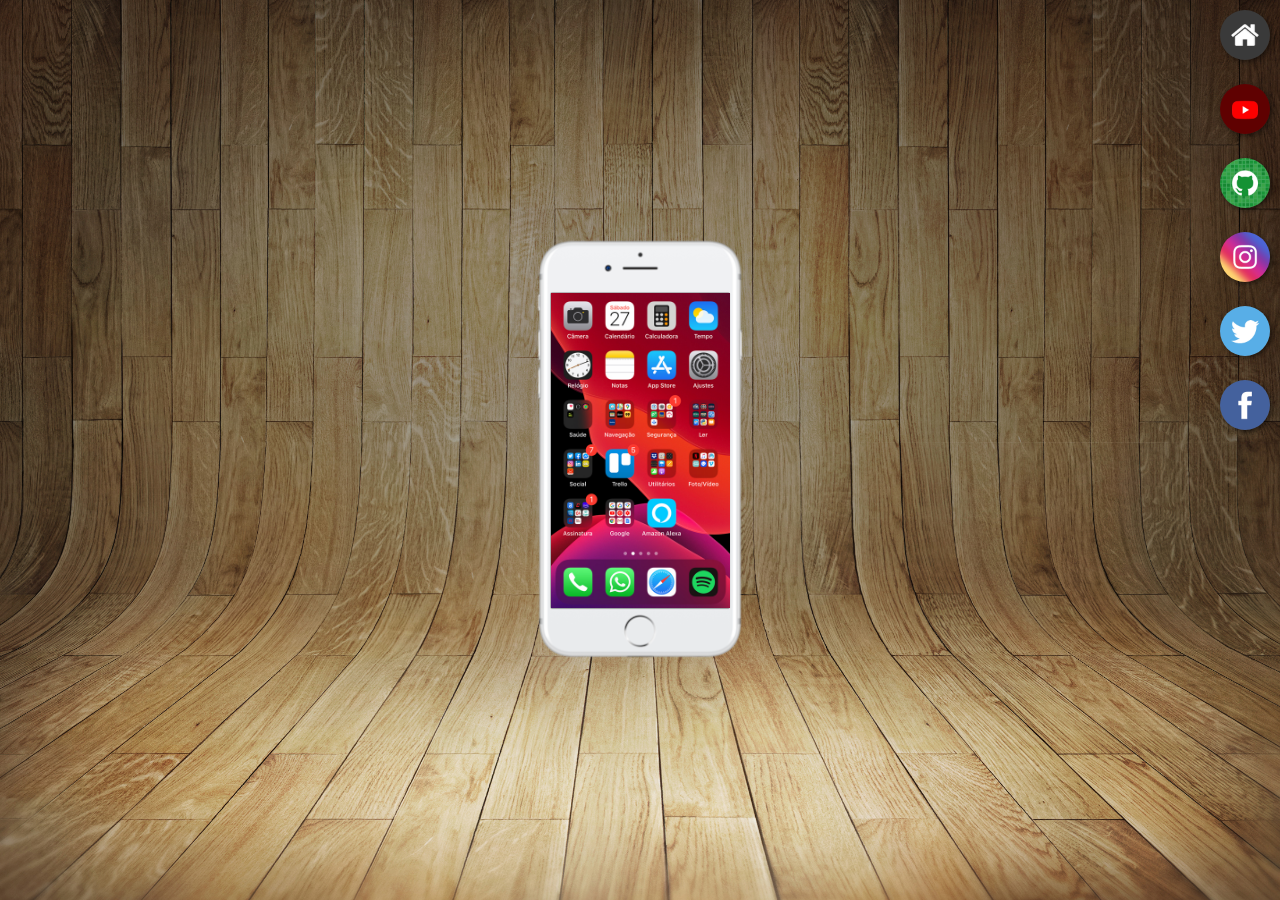
<file: index.html>
<!DOCTYPE html>
<html lang="pt-br">
<head>
    <meta charset="UTF-8">
    <meta http-equiv="X-UA-Compatible" content="IE=edge">
    <meta name="viewport" content="width=device-width, initial-scale=1.0">
    <title>Projeto Redes Sociais</title>
    <link rel="shortcut icon" href="favicon.ico" type="image/x-icon">
    <link rel="stylesheet" href="estilos/style.css">
</head>
<body>
    <main>
        <section id="telefone">
            <iframe src="Home.html" name="tela" id="tela" frameborder="0"></iframe>
        </section>
        <section id="redes-sociais">
            <a href="Home.html" target="tela"><img src="imagens/logo-home.jpg" alt="Home"></a><br>
            <a href="youtube.html" target="tela"><img src="imagens/logo-youtube.jpg" alt="you tube"></a><br>
            <a href="github.html" target="tela"><img src="imagens/logo-github.jpg" alt="github"></a><br>
            <a href="instagram.html" target="tela"><img src="imagens/logo-instagram.jpg" alt="instagram"></a><br>
            <a href="twiter.html" target="tela"><img src="imagens/logo-twitter.jpg" alt="twiter"></a><br>
            <a href="facebook.html" target="tela"><img src="imagens/logo-facebook.jpg" alt="Facebook"></a><br>
        </section>
    </main>
</body>
</html>
</file>
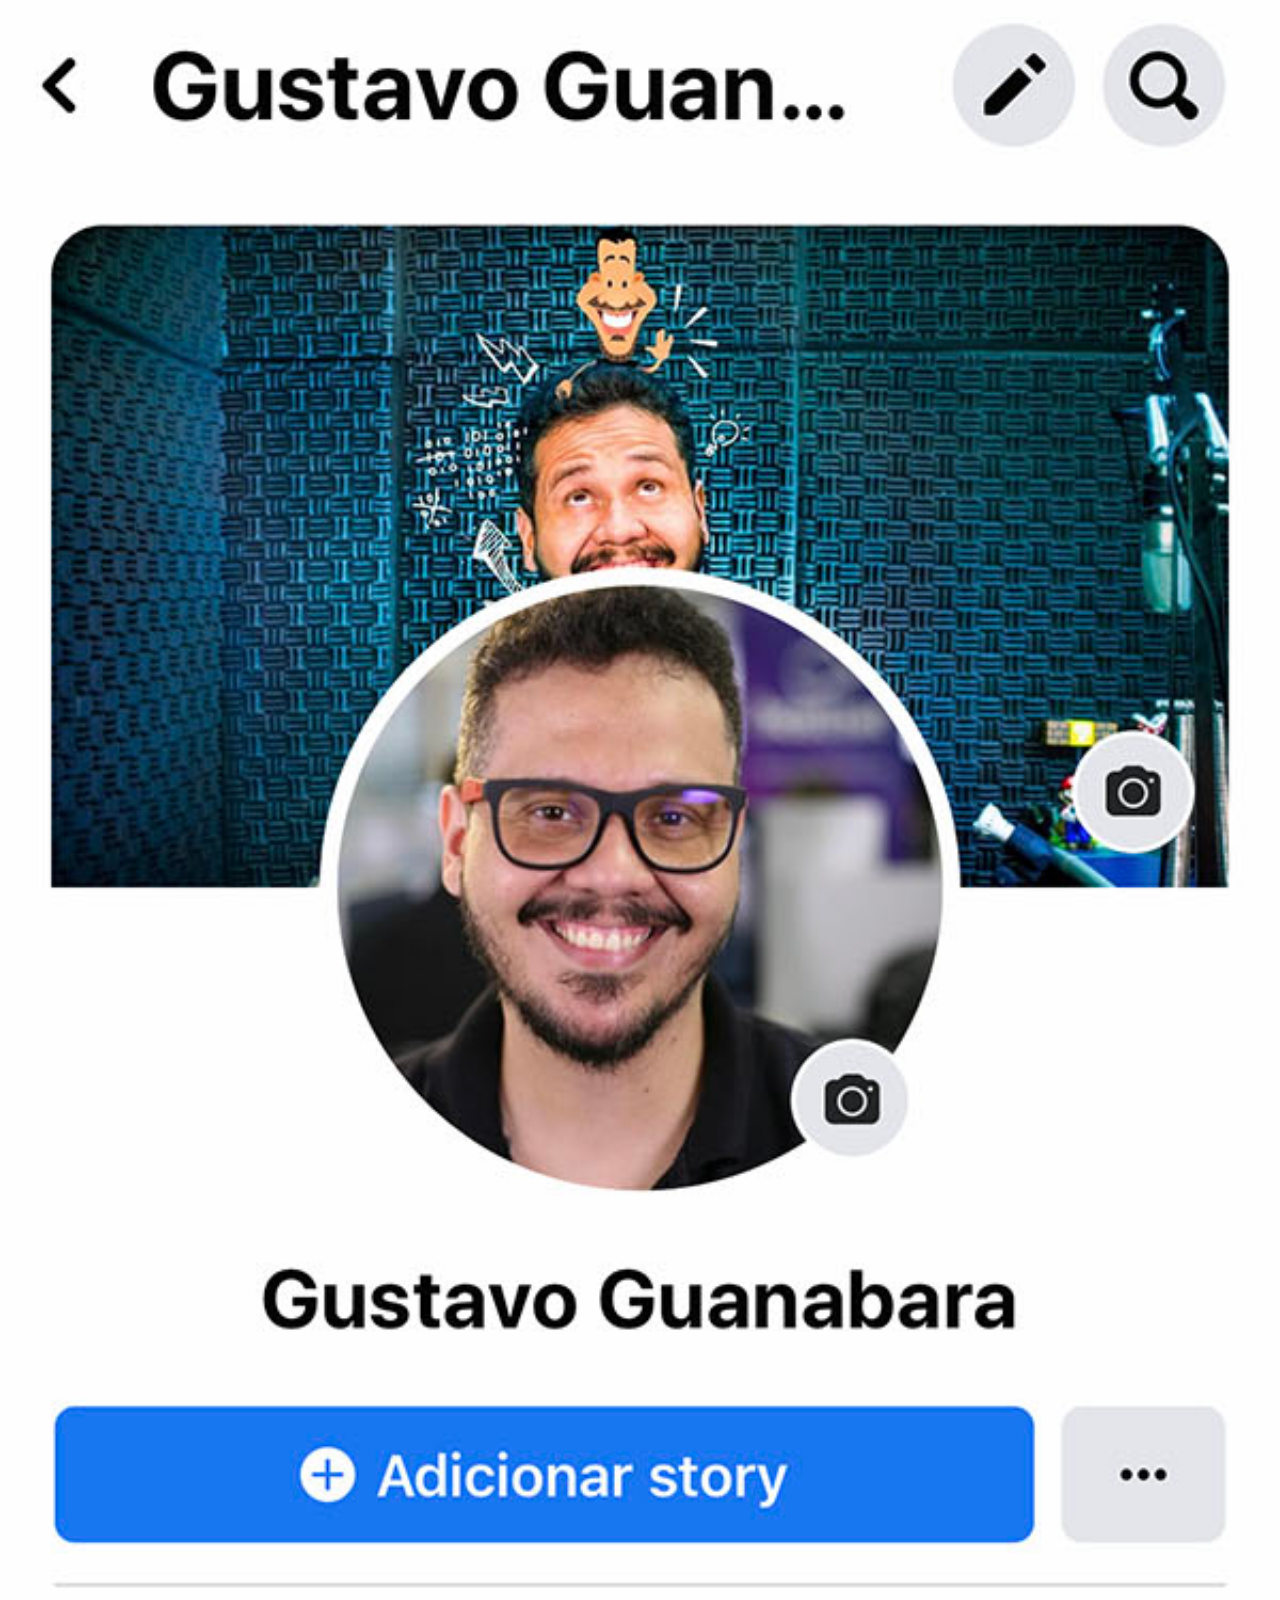
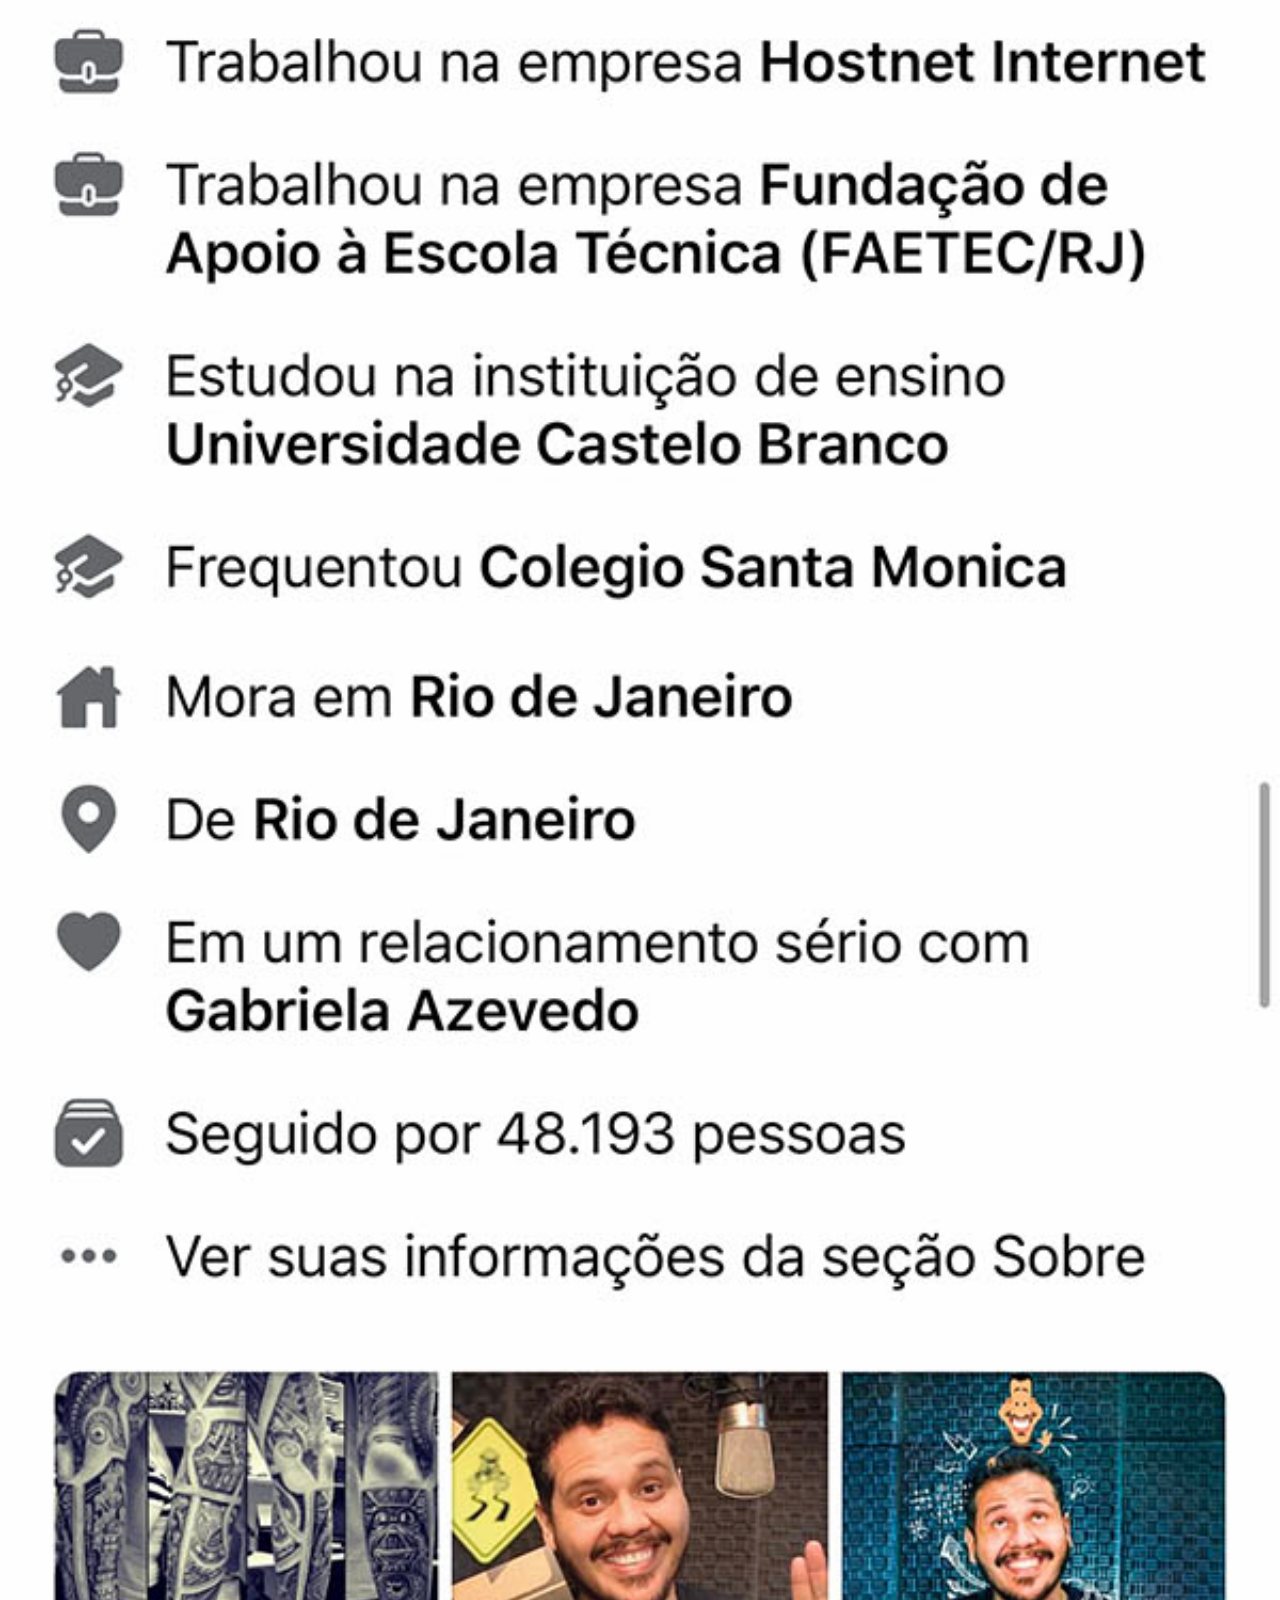
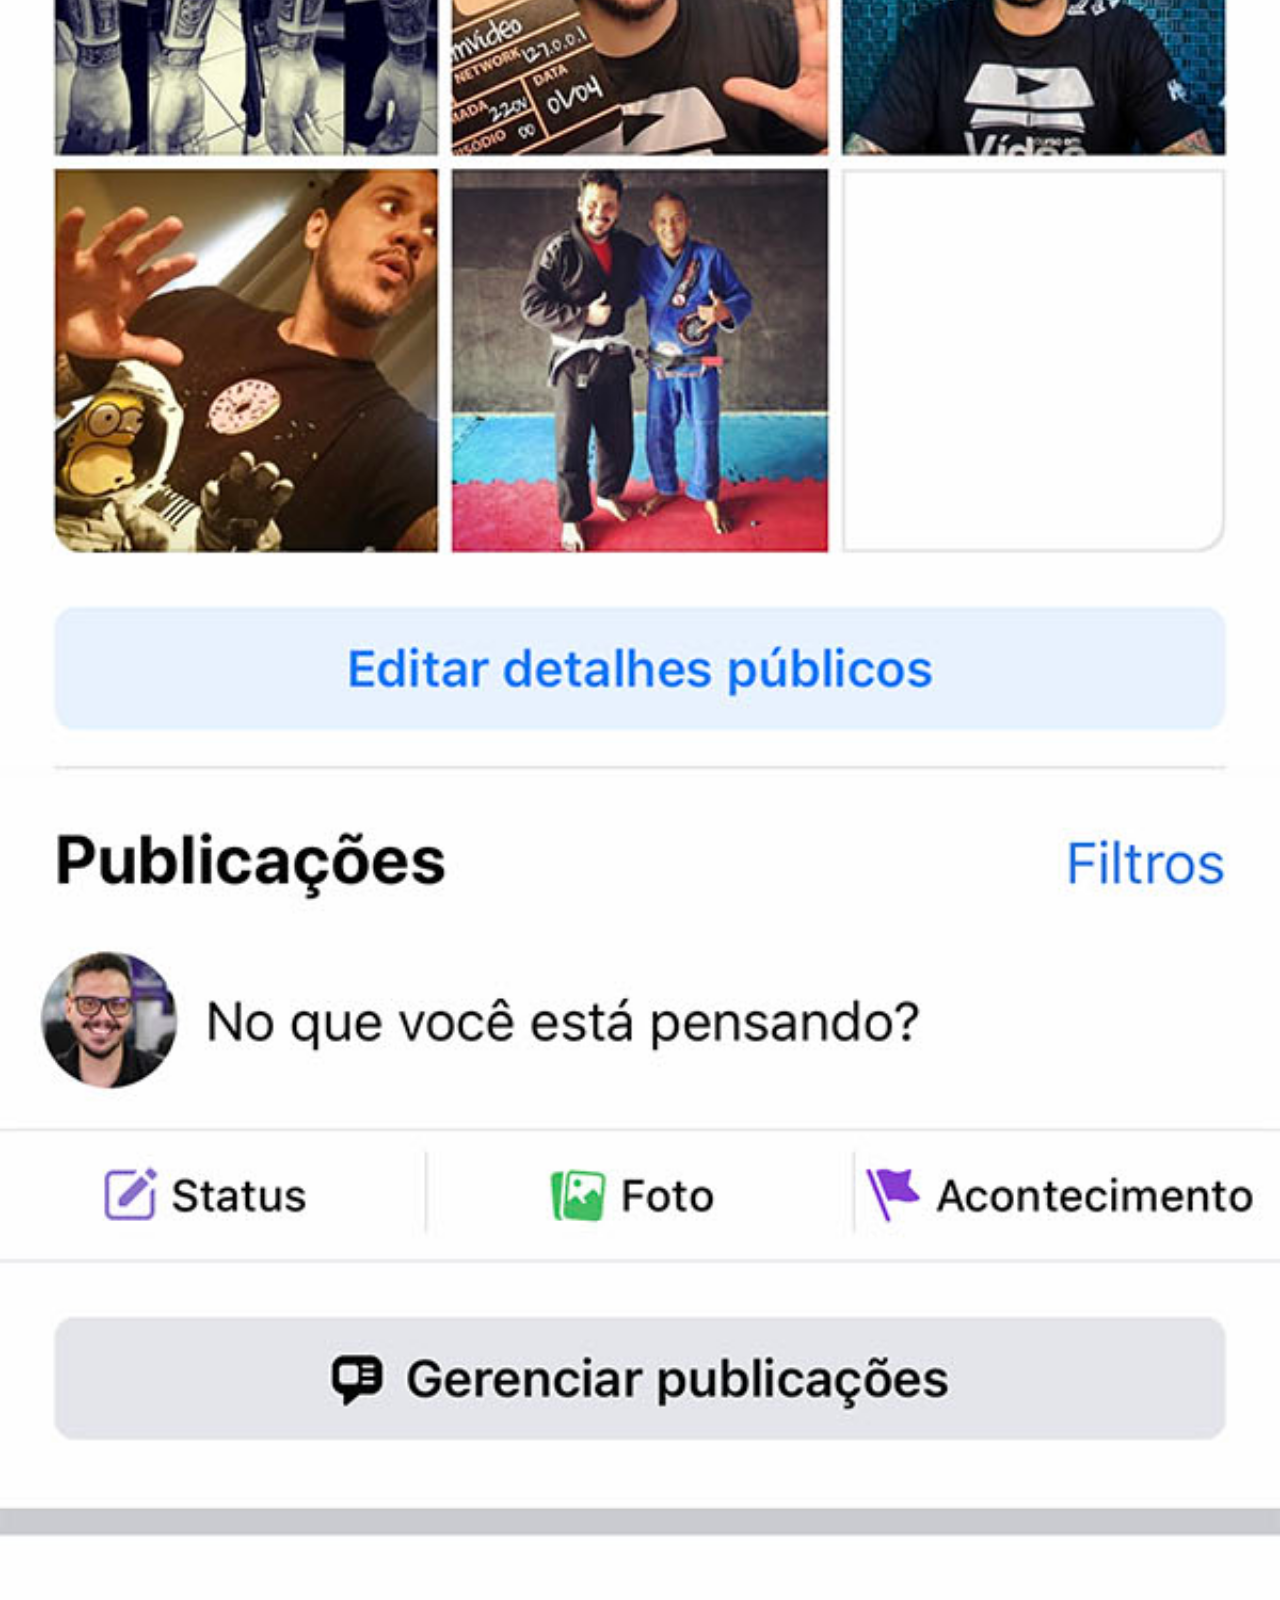
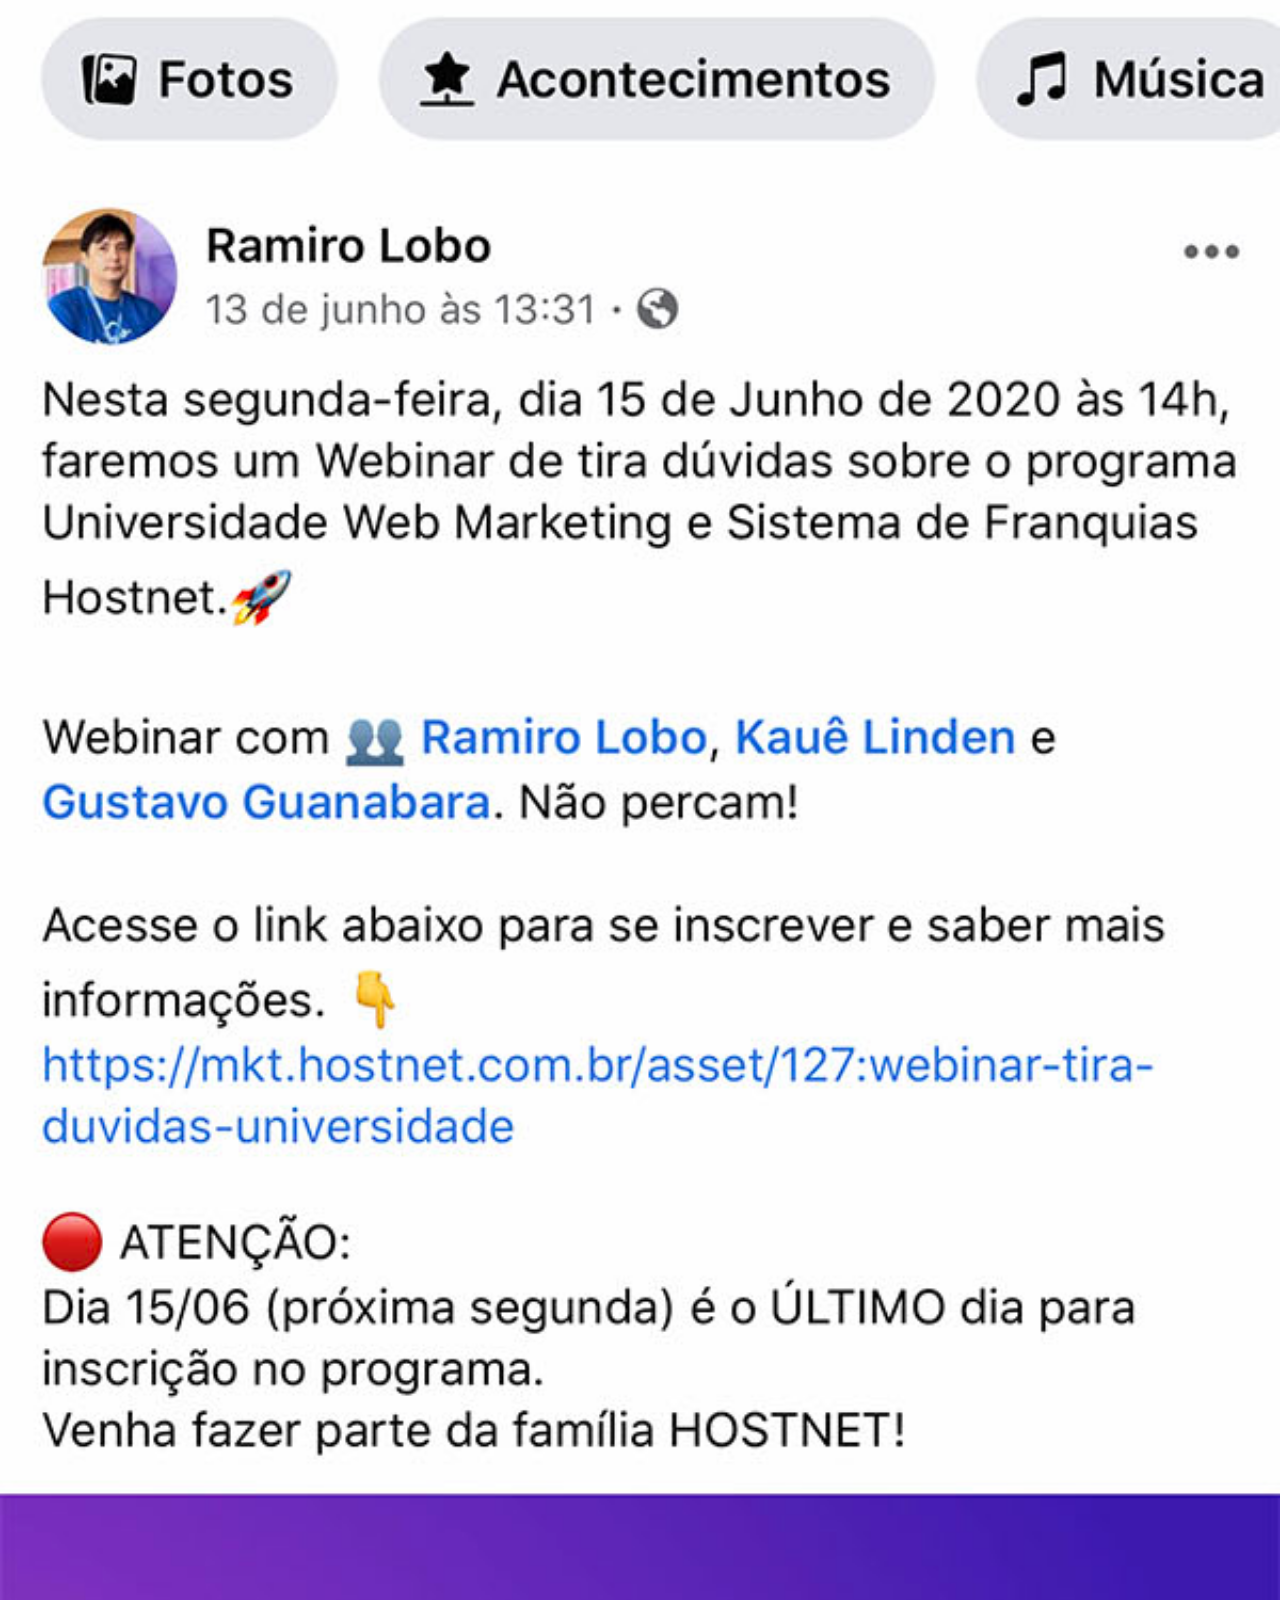
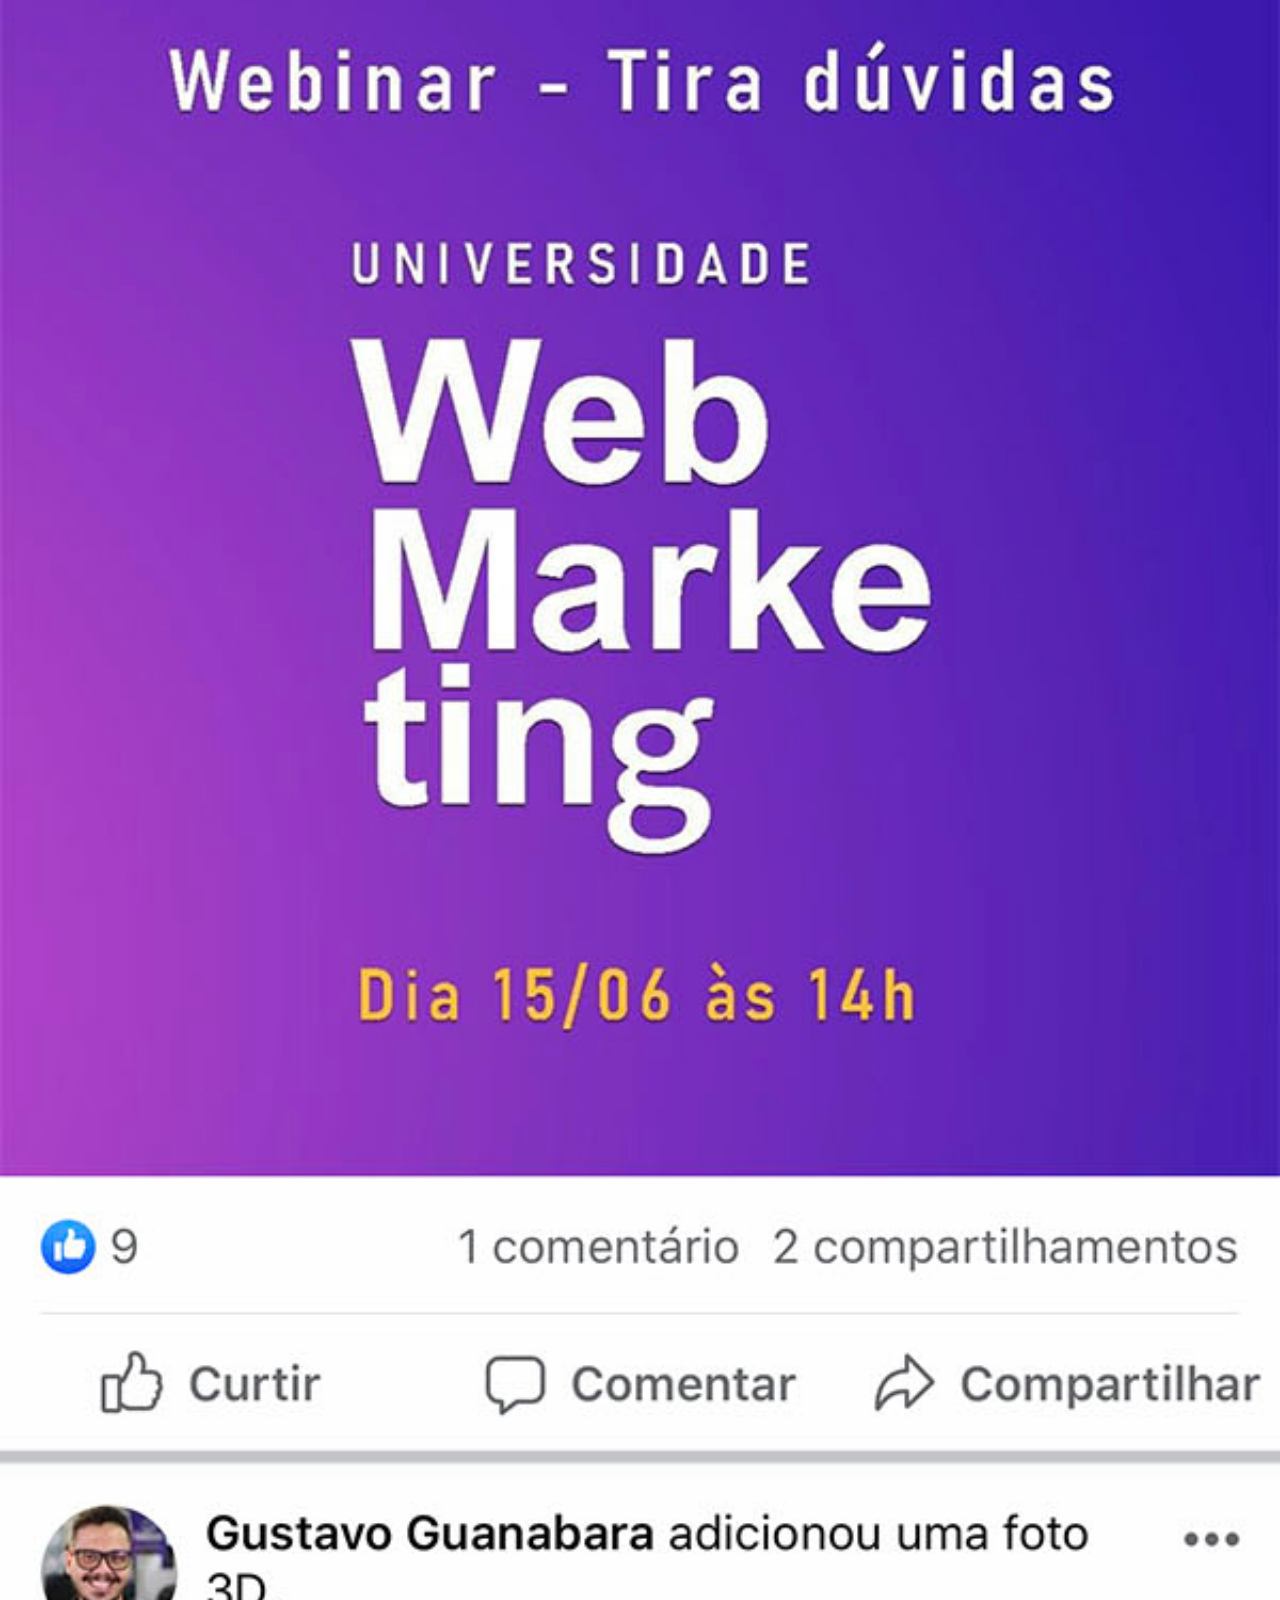
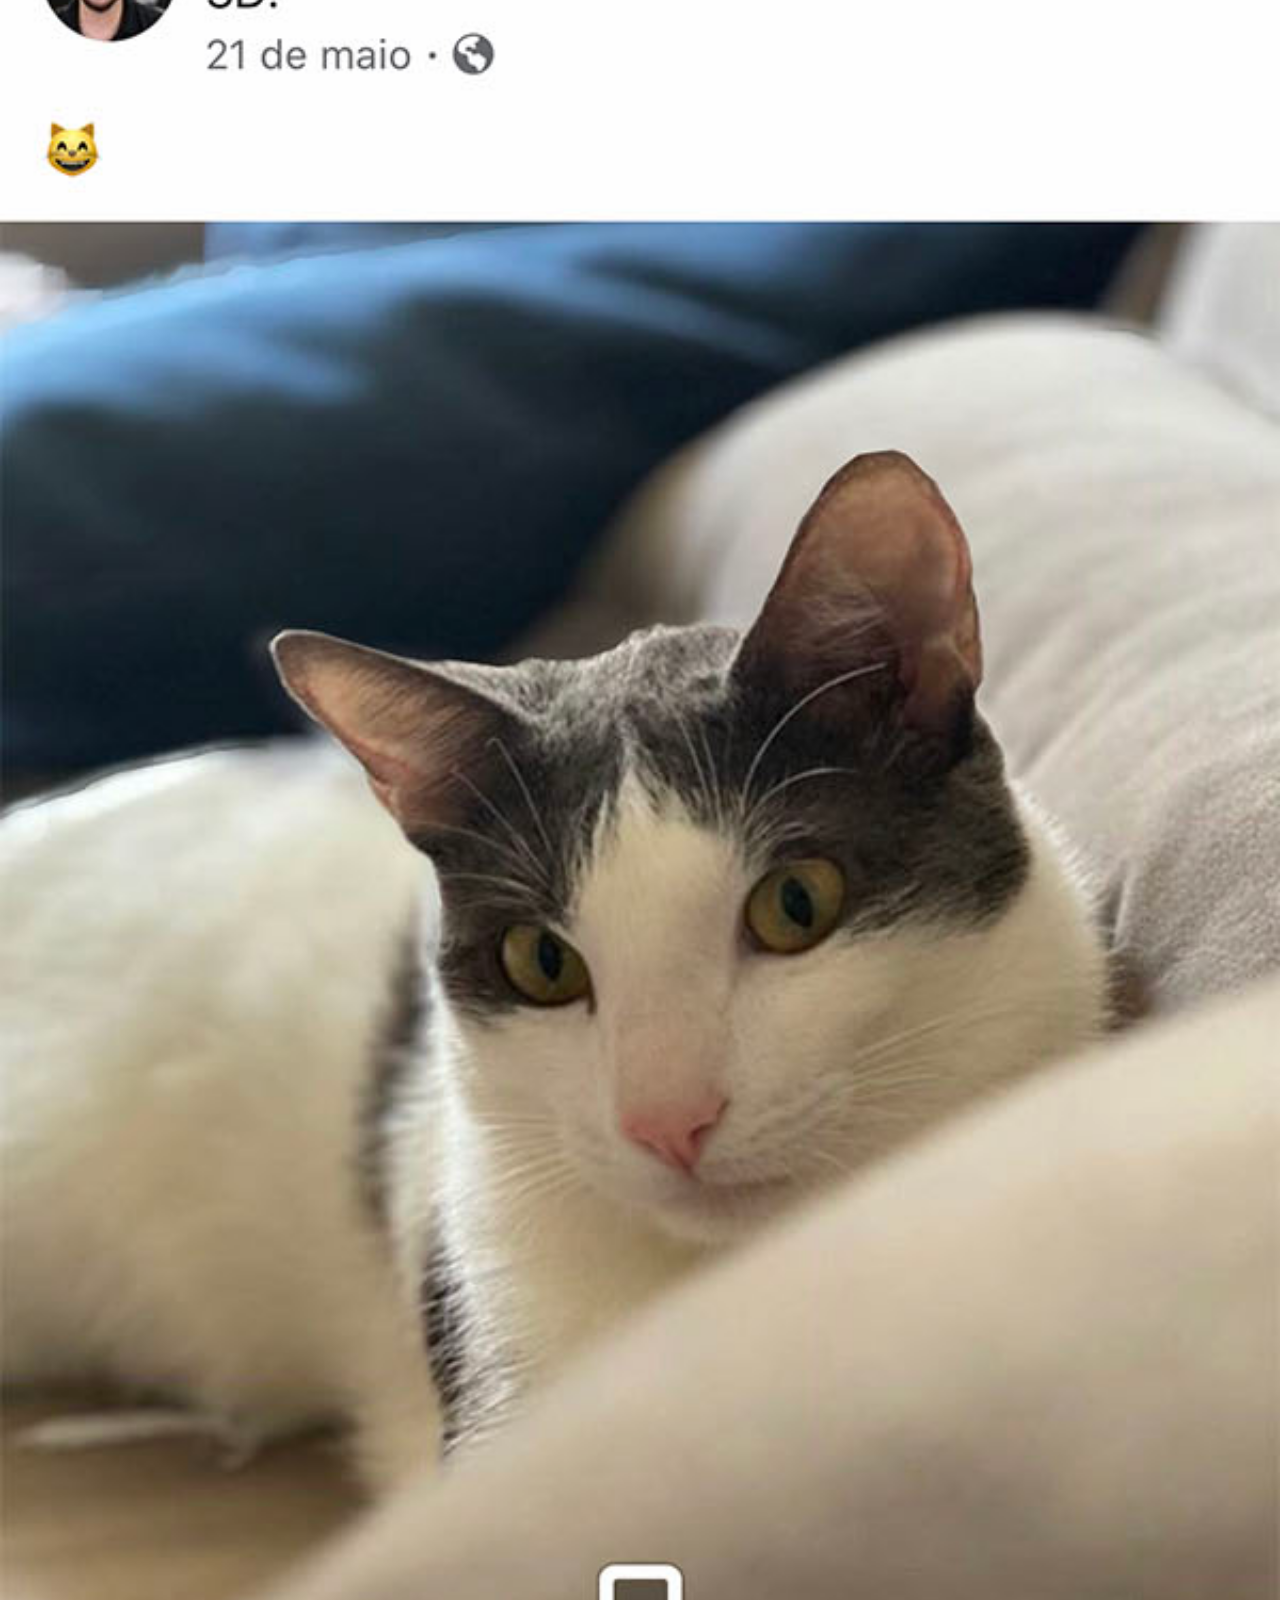
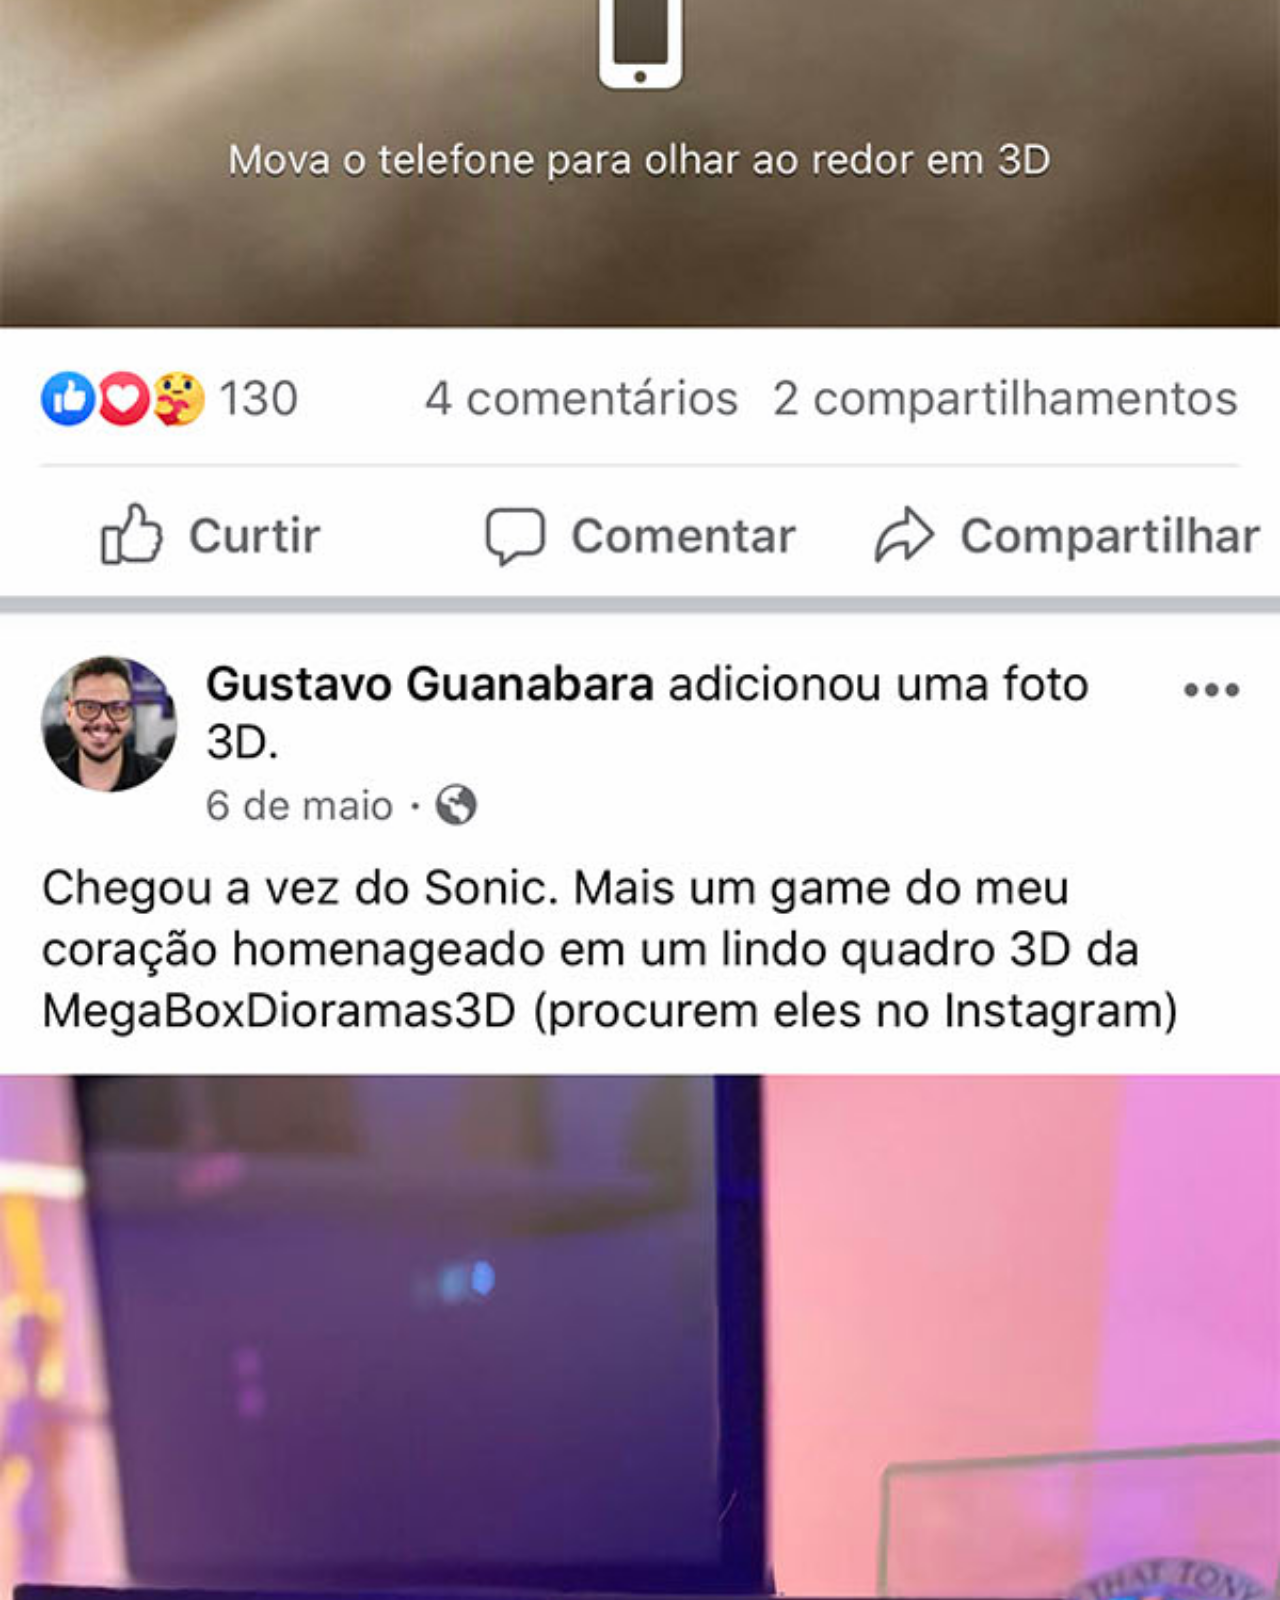
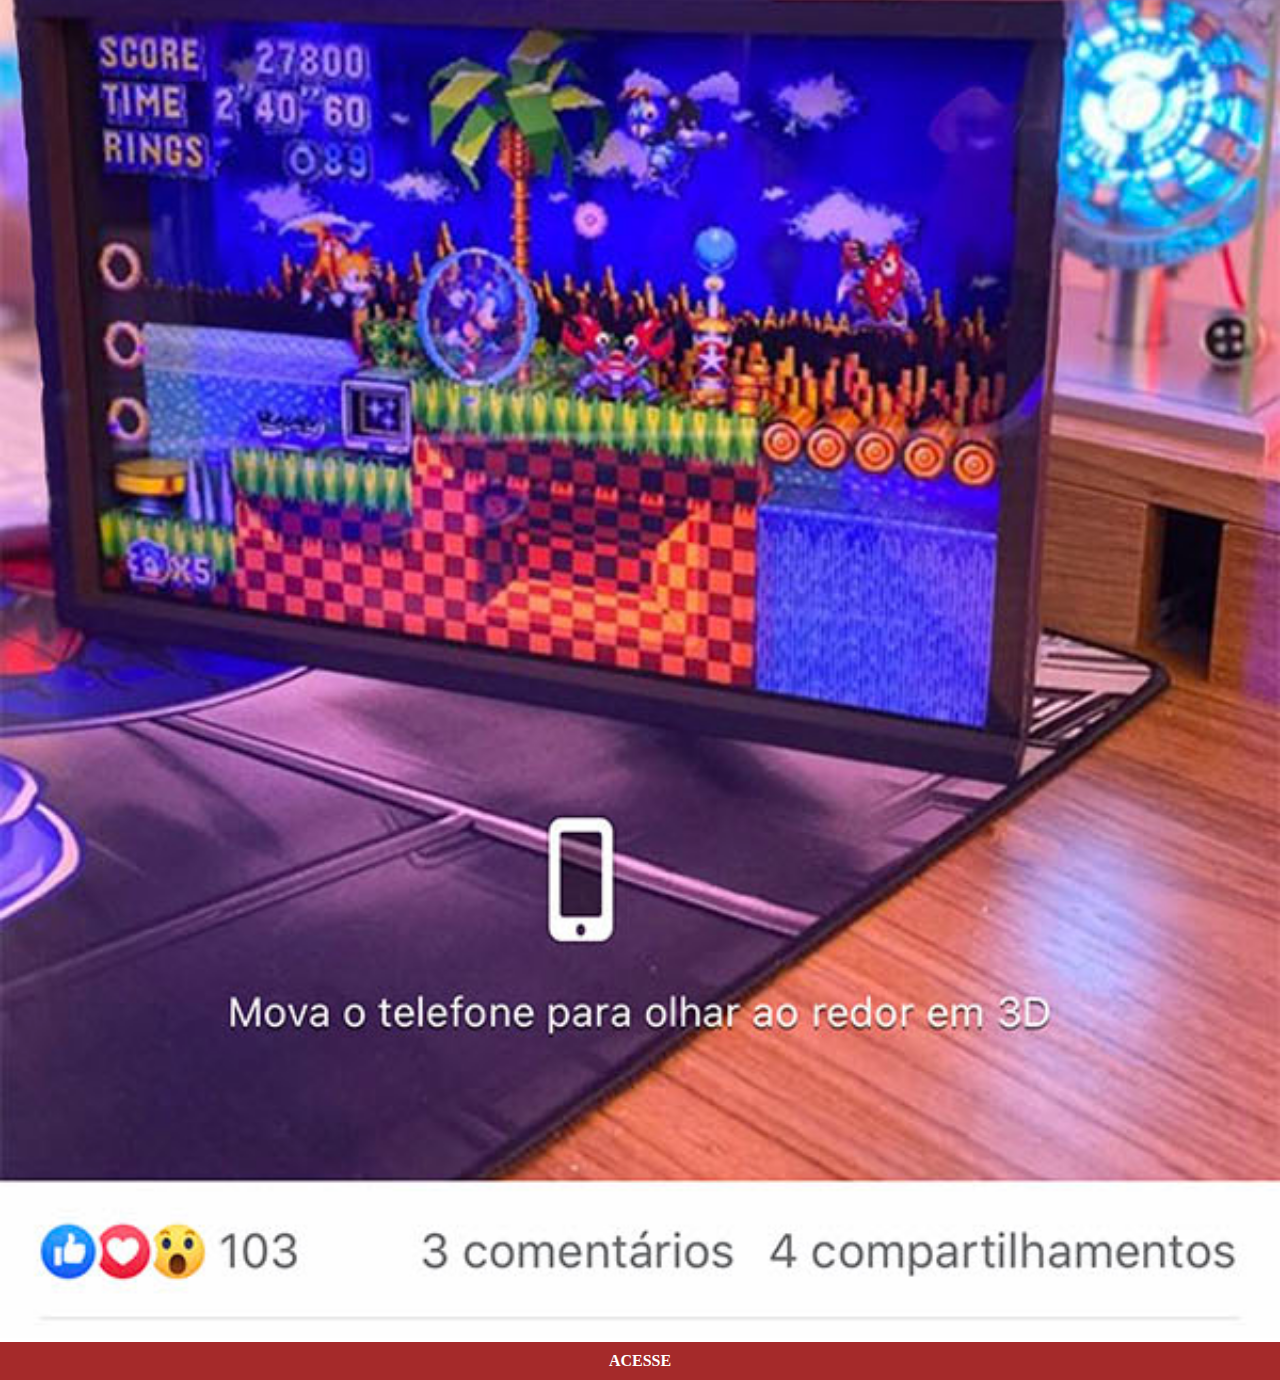
<file: facebook.html>
<!DOCTYPE html>
<html lang="pt-br">
<head>
    <meta charset="UTF-8">
    <meta http-equiv="X-UA-Compatible" content="IE=edge">
    <meta name="viewport" content="width=device-width, initial-scale=1.0">
    <title>Facebook</title>
    <link rel="stylesheet" href="estilos/social.css">
</head>
<body>
    <img src="imagens/tela-facebook.jpg" alt="Facebook">
    <a href="#">ACESSE</a>
</body>
</html>
</file>
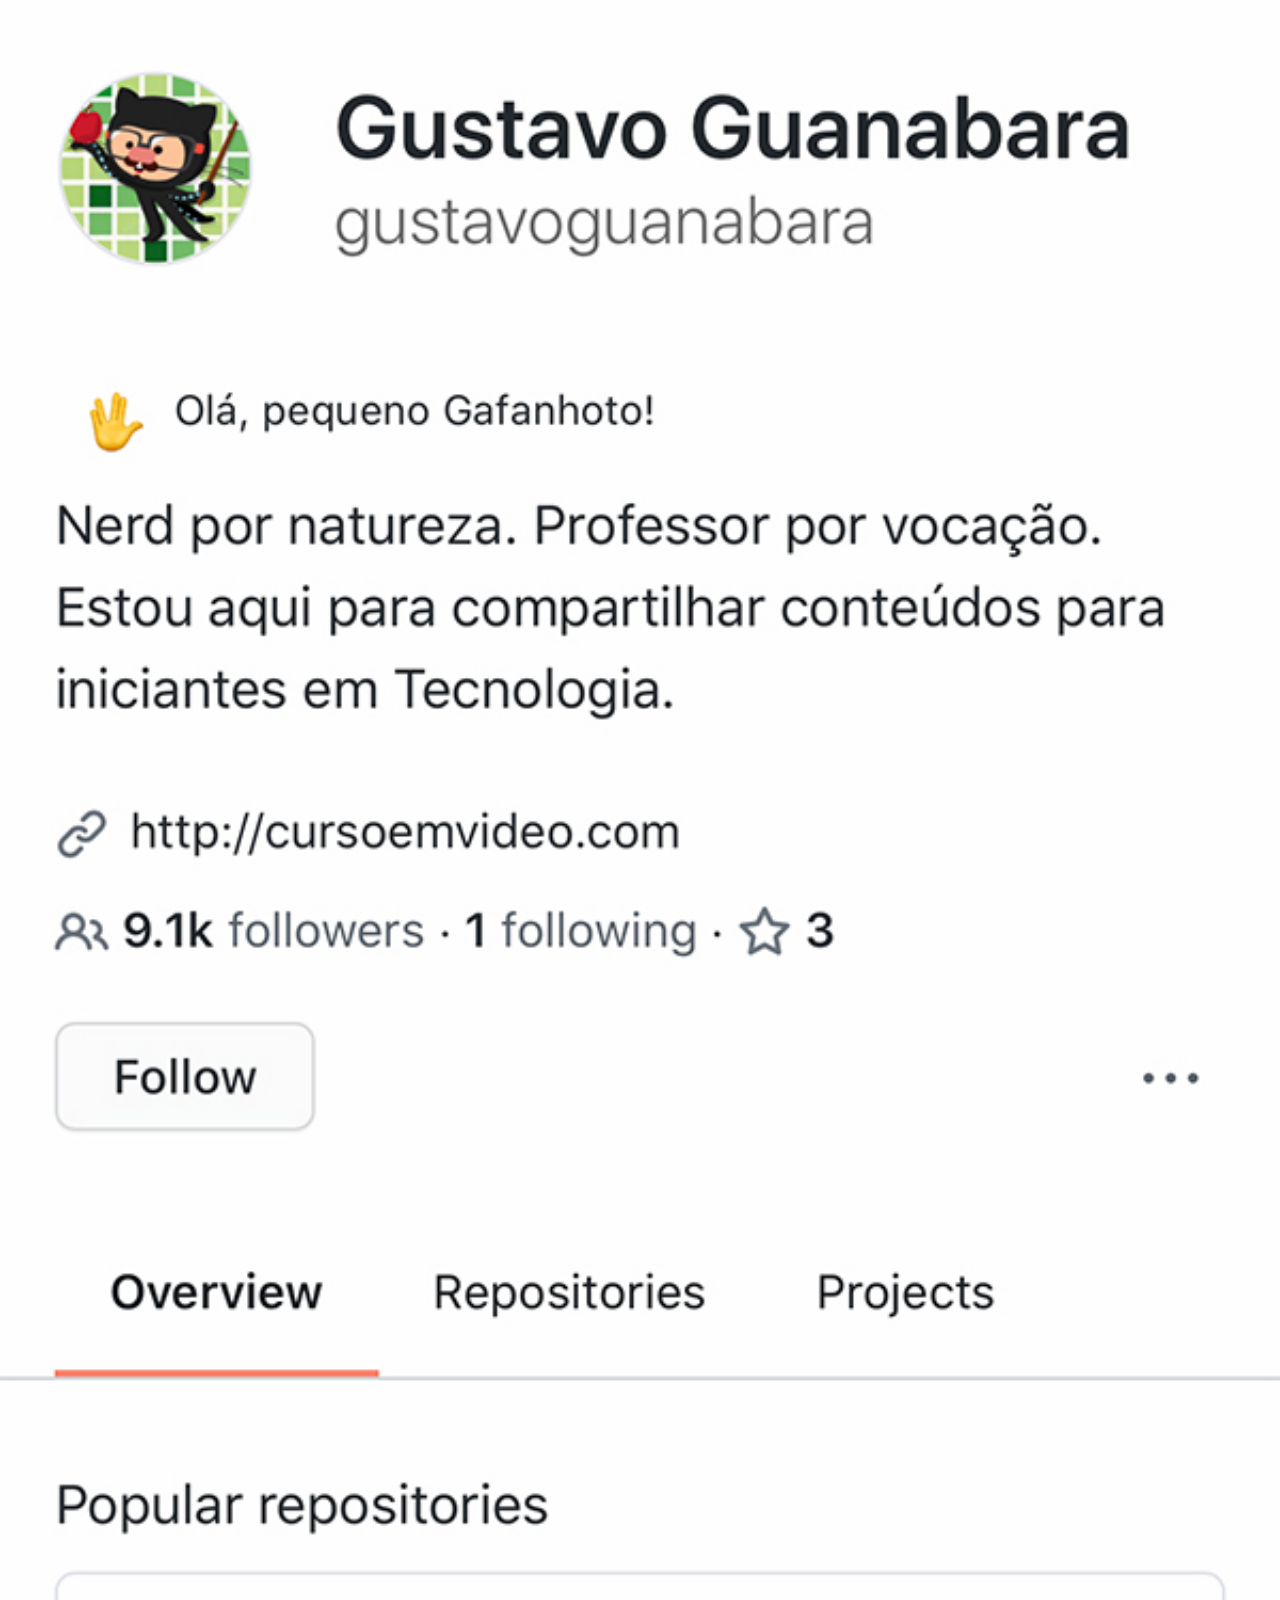
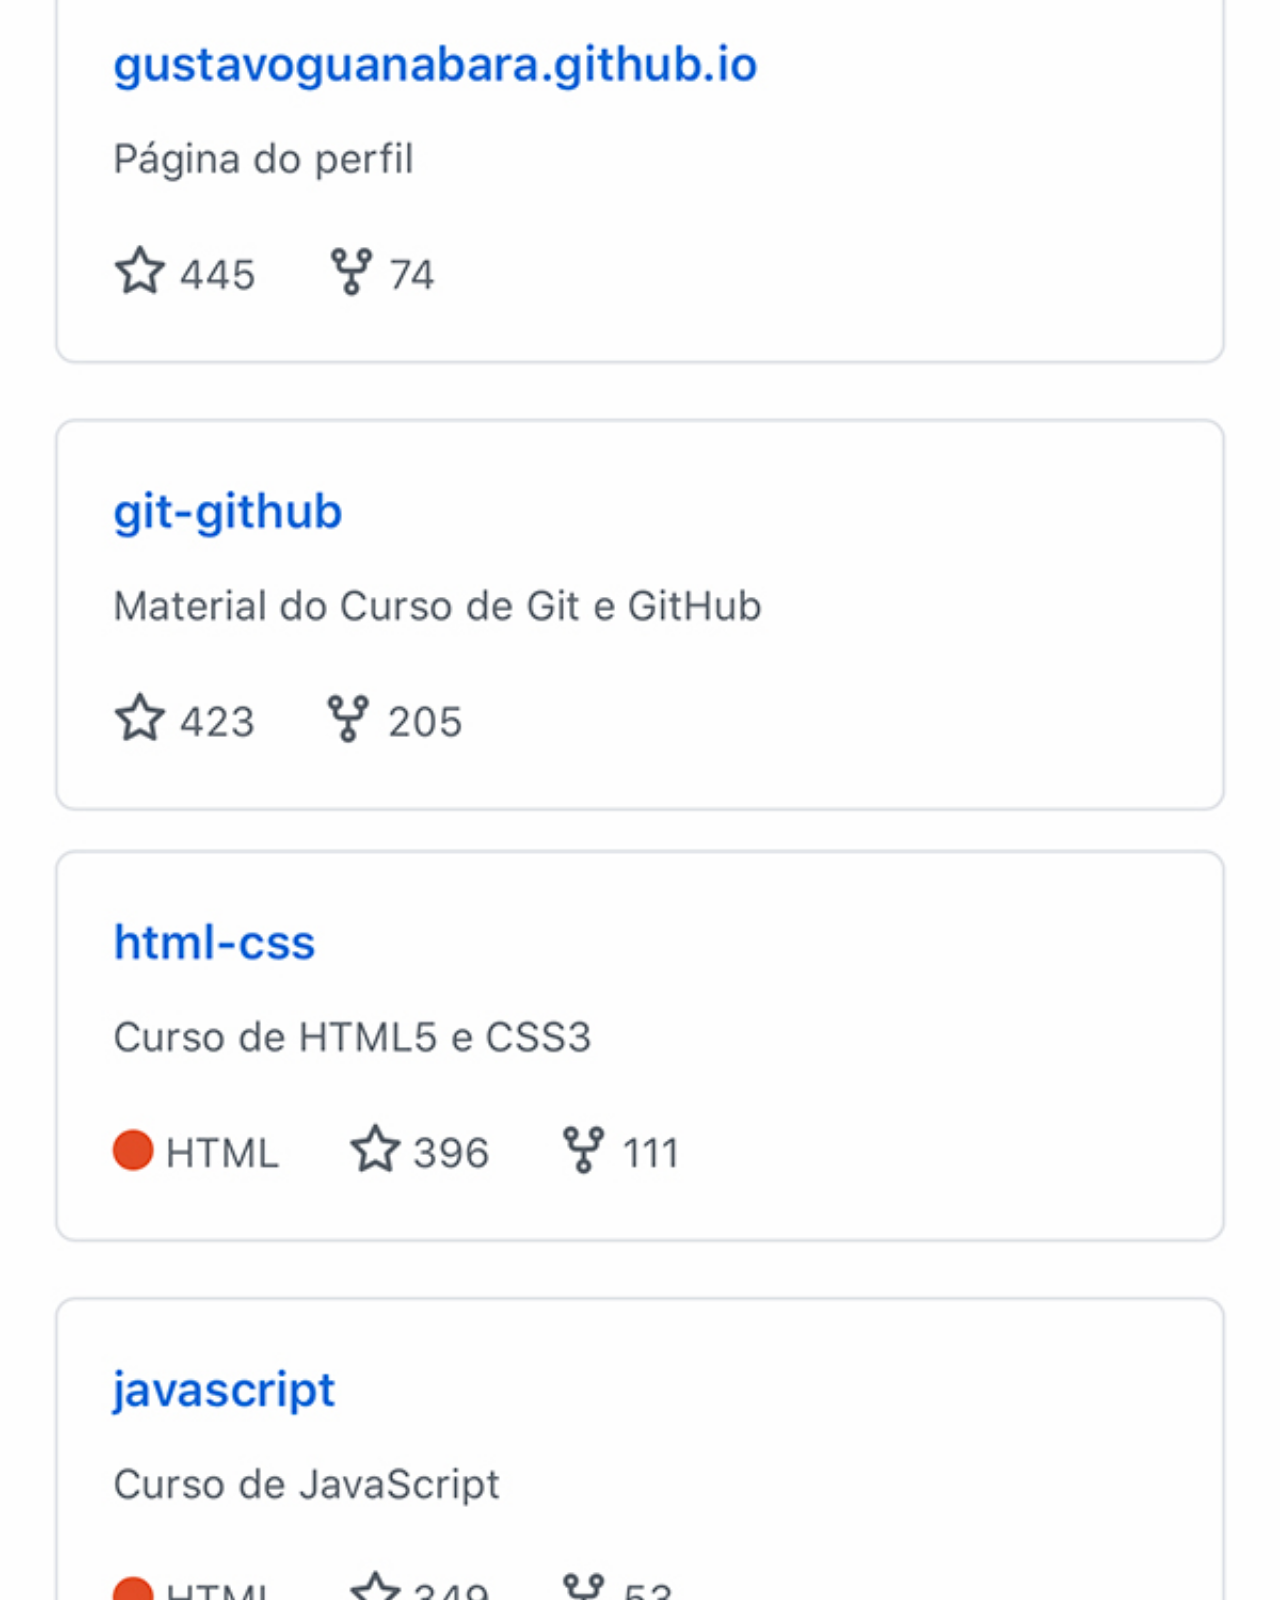
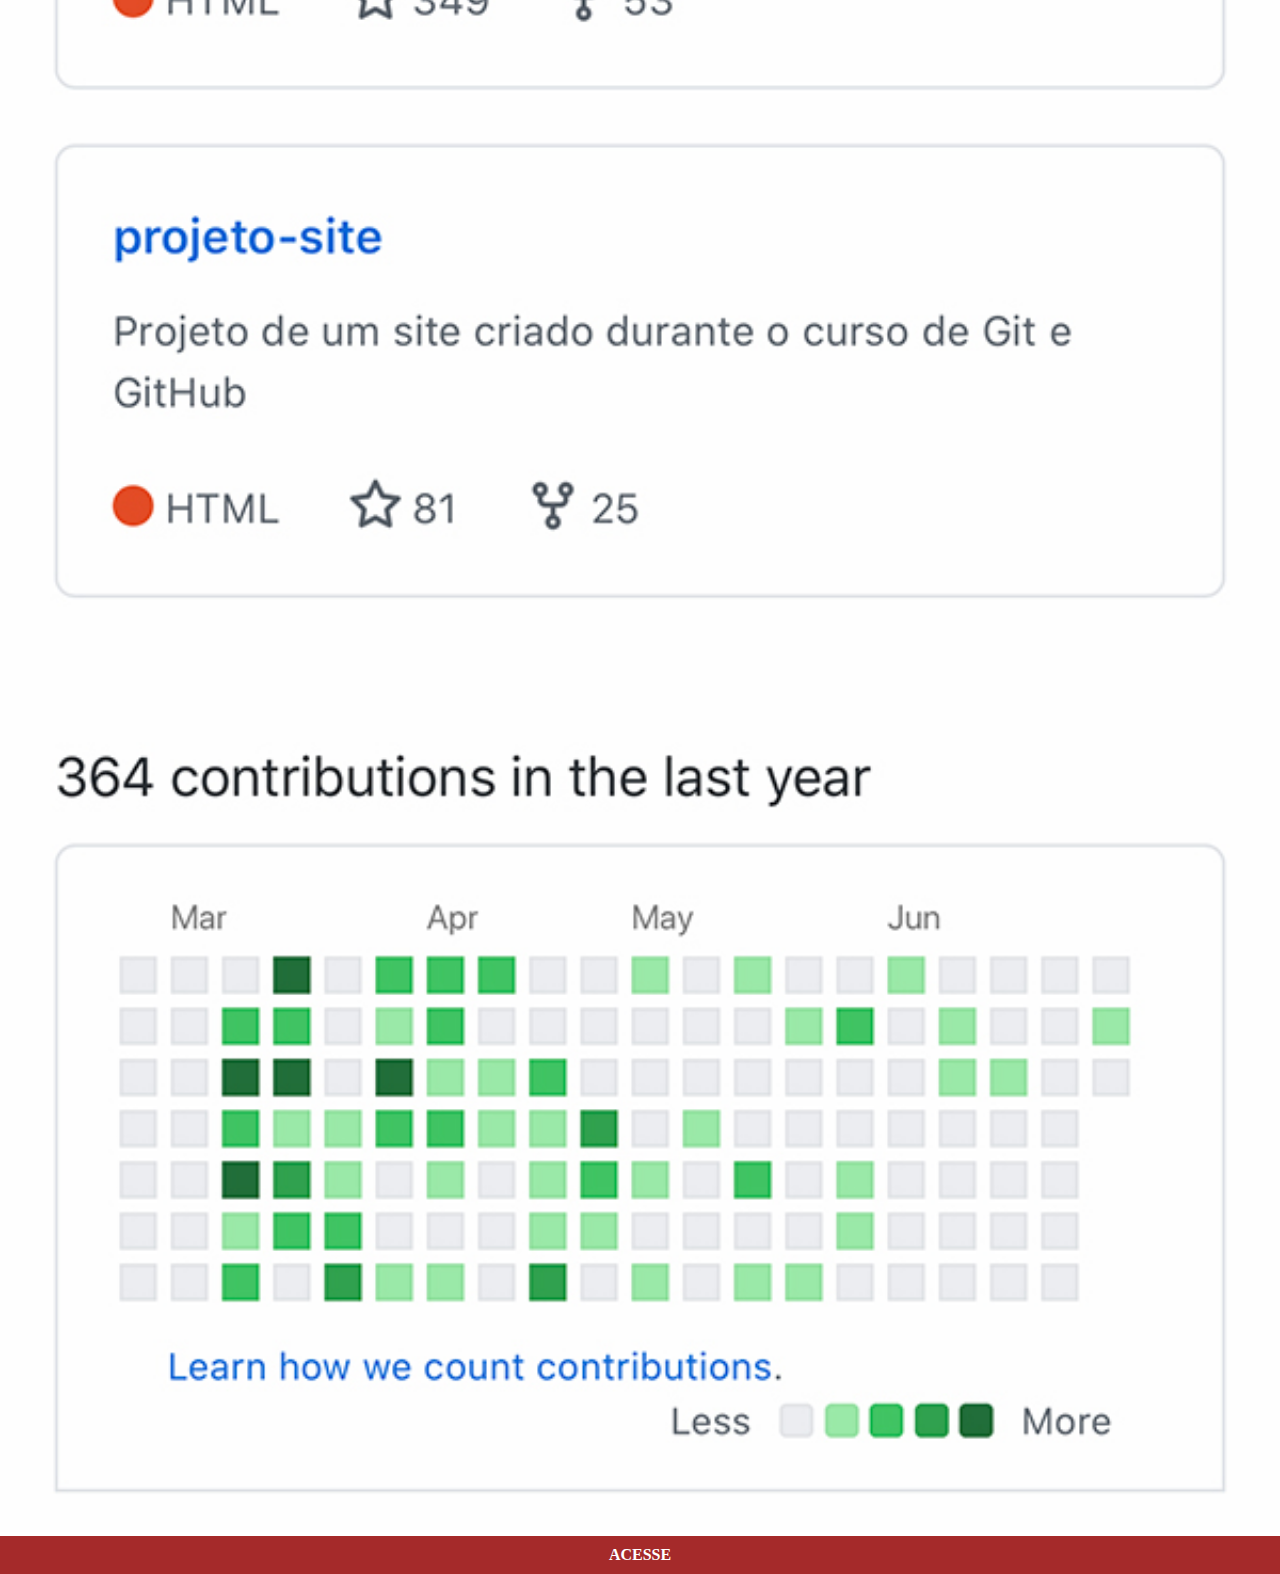
<file: github.html>
<!DOCTYPE html>
<html lang="pt-br">
<head>
    <meta charset="UTF-8">
    <meta http-equiv="X-UA-Compatible" content="IE=edge">
    <meta name="viewport" content="width=device-width, initial-scale=1.0">
    <title>github</title>
    <link rel="stylesheet" href="estilos/social.css">
</head>
<body>
    <img src="imagens/tela-github.jpg" alt="github">
    <a href="https://gustavoguanabara.github.io/" target="_blank">ACESSE</a>
</body>
</html>
</file>
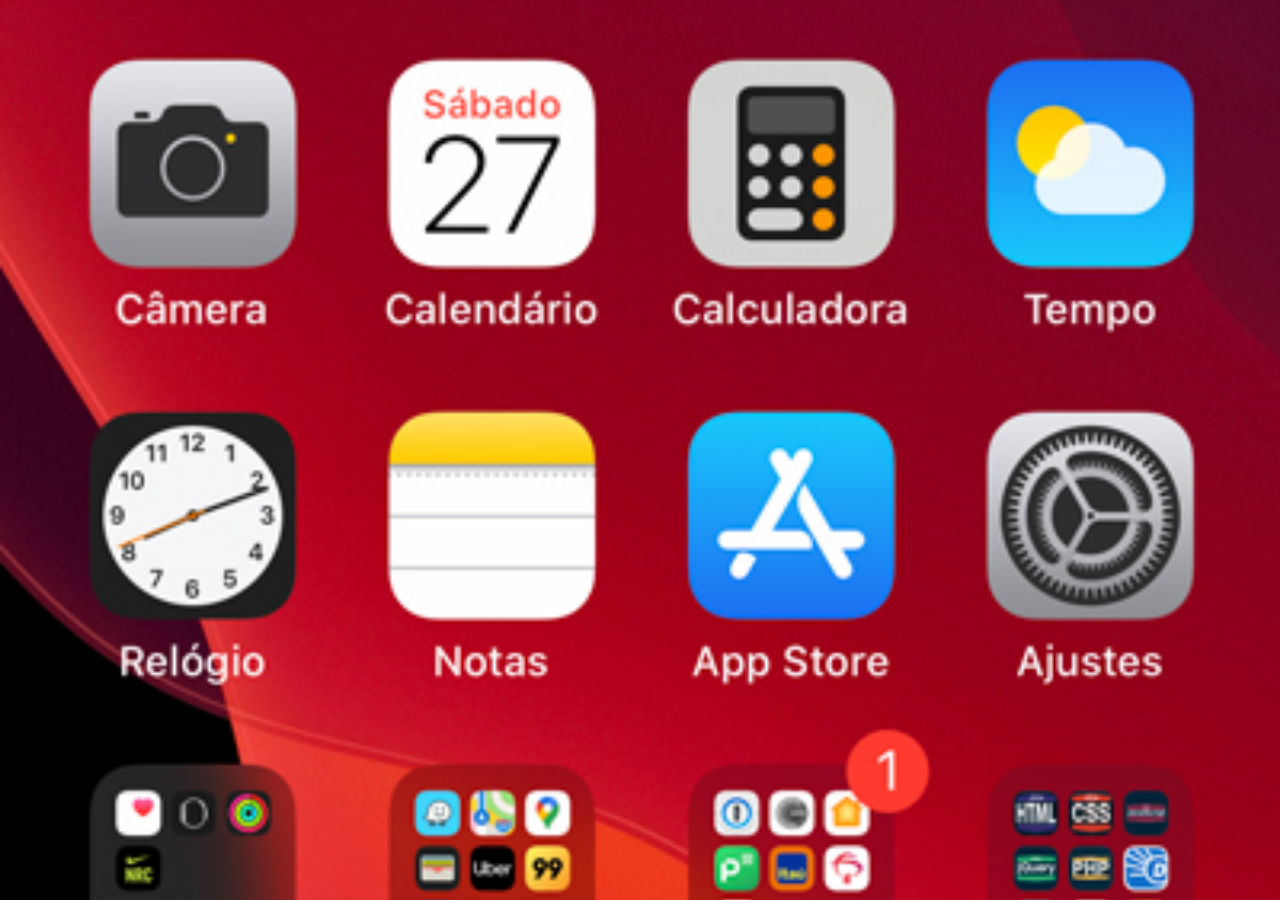
<file: Home.html>
<!DOCTYPE html>
<html lang="pt-br">
<head>
    <meta charset="UTF-8">
    <meta http-equiv="X-UA-Compatible" content="IE=edge">
    <meta name="viewport" content="width=device-width, initial-scale=1.0">
    <title>Home</title>
</head>
<style>
    * {
        margin: 0px;
        padding: 0px;
    }
    body {
        width: 100vw;
        height: 100vh;
        background: black url('imagens/tela-home.jpg')
         no-repeat top center;
         background-size: cover;
    }

</style>
<body>
    
</body>
</html>
</file>
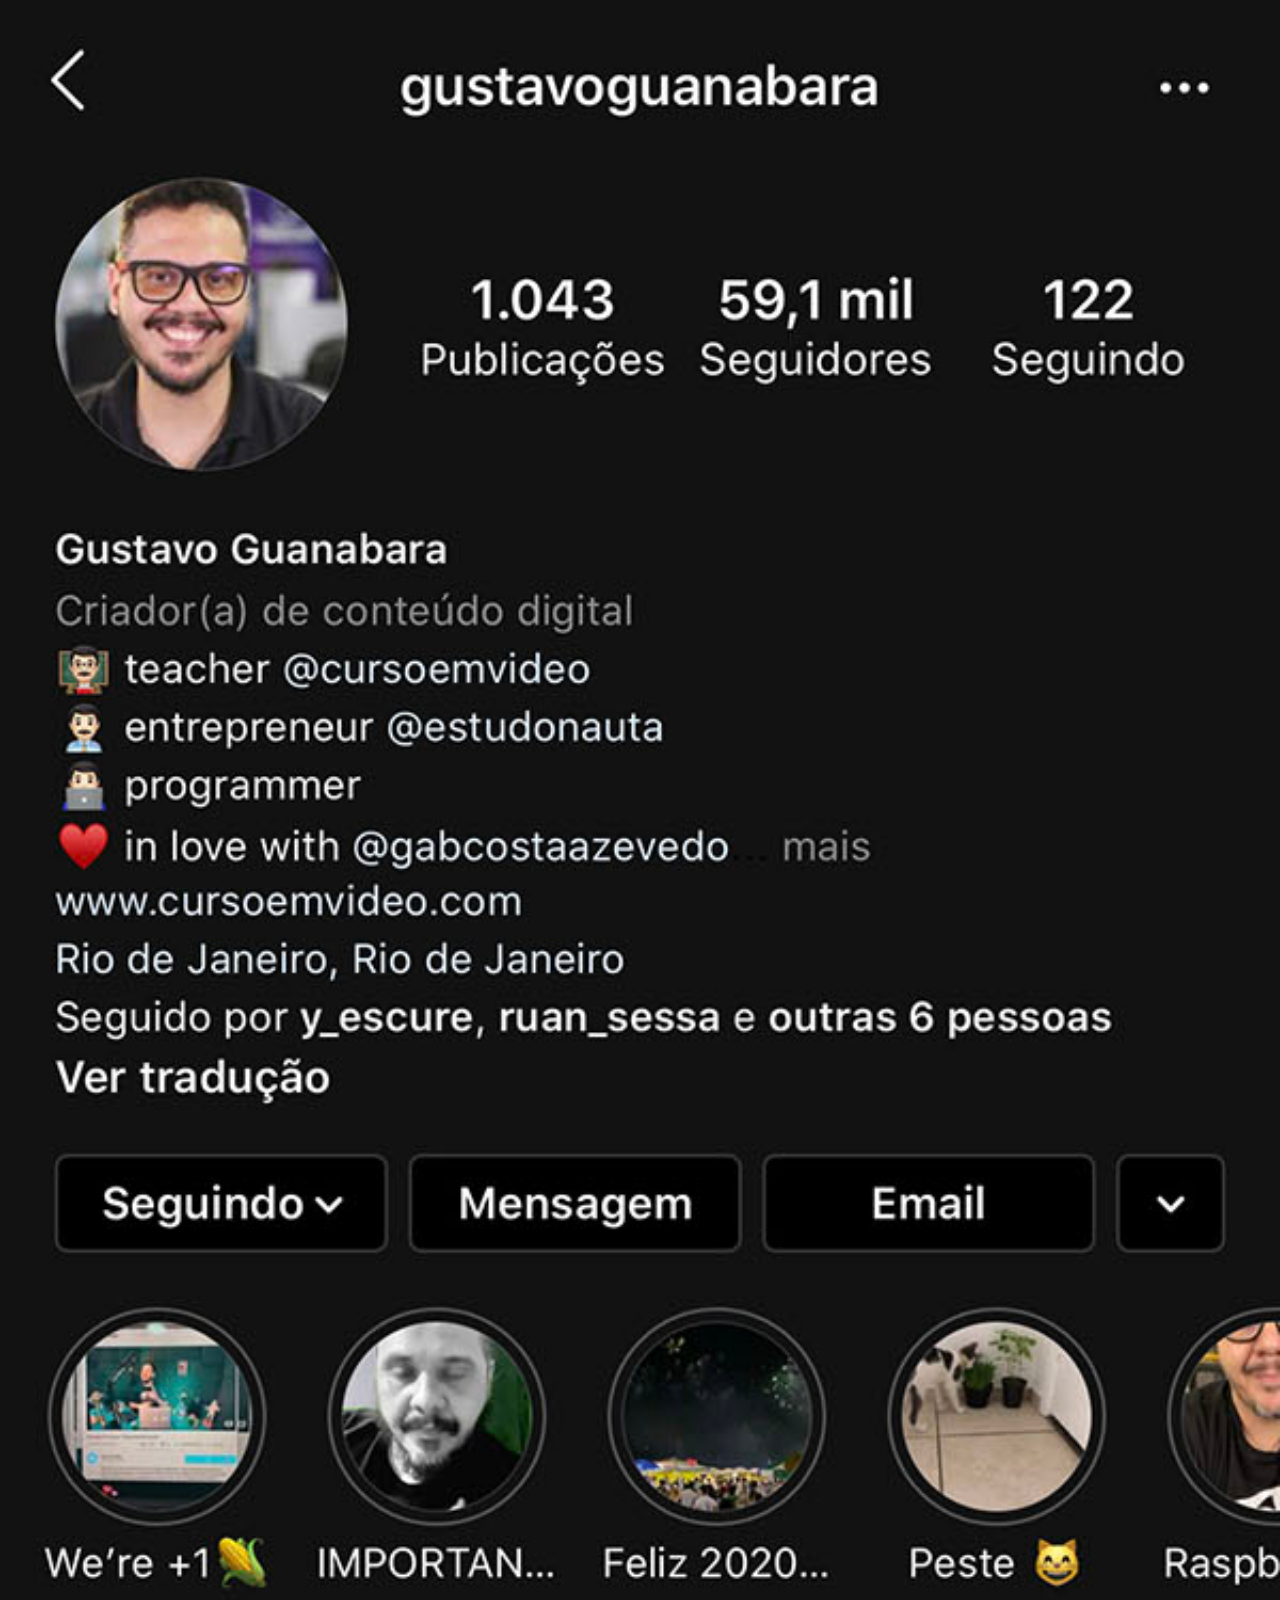
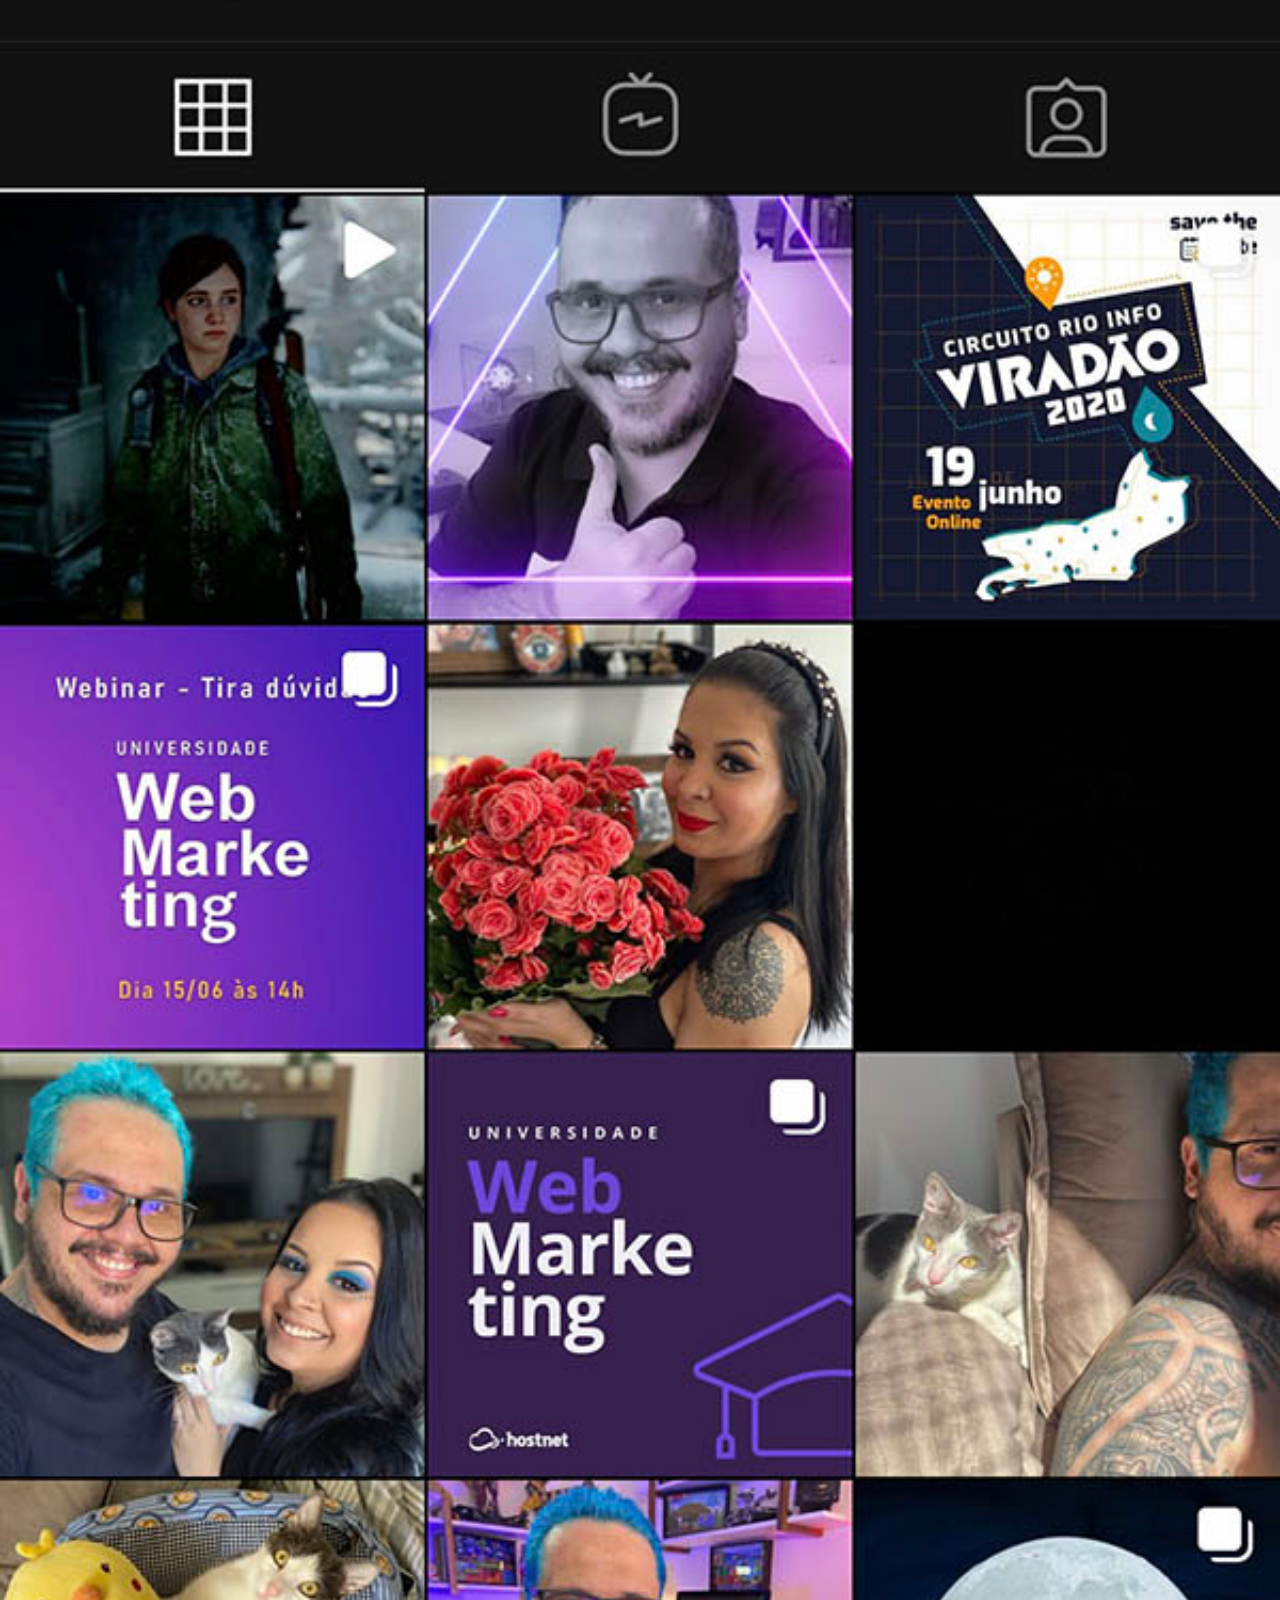
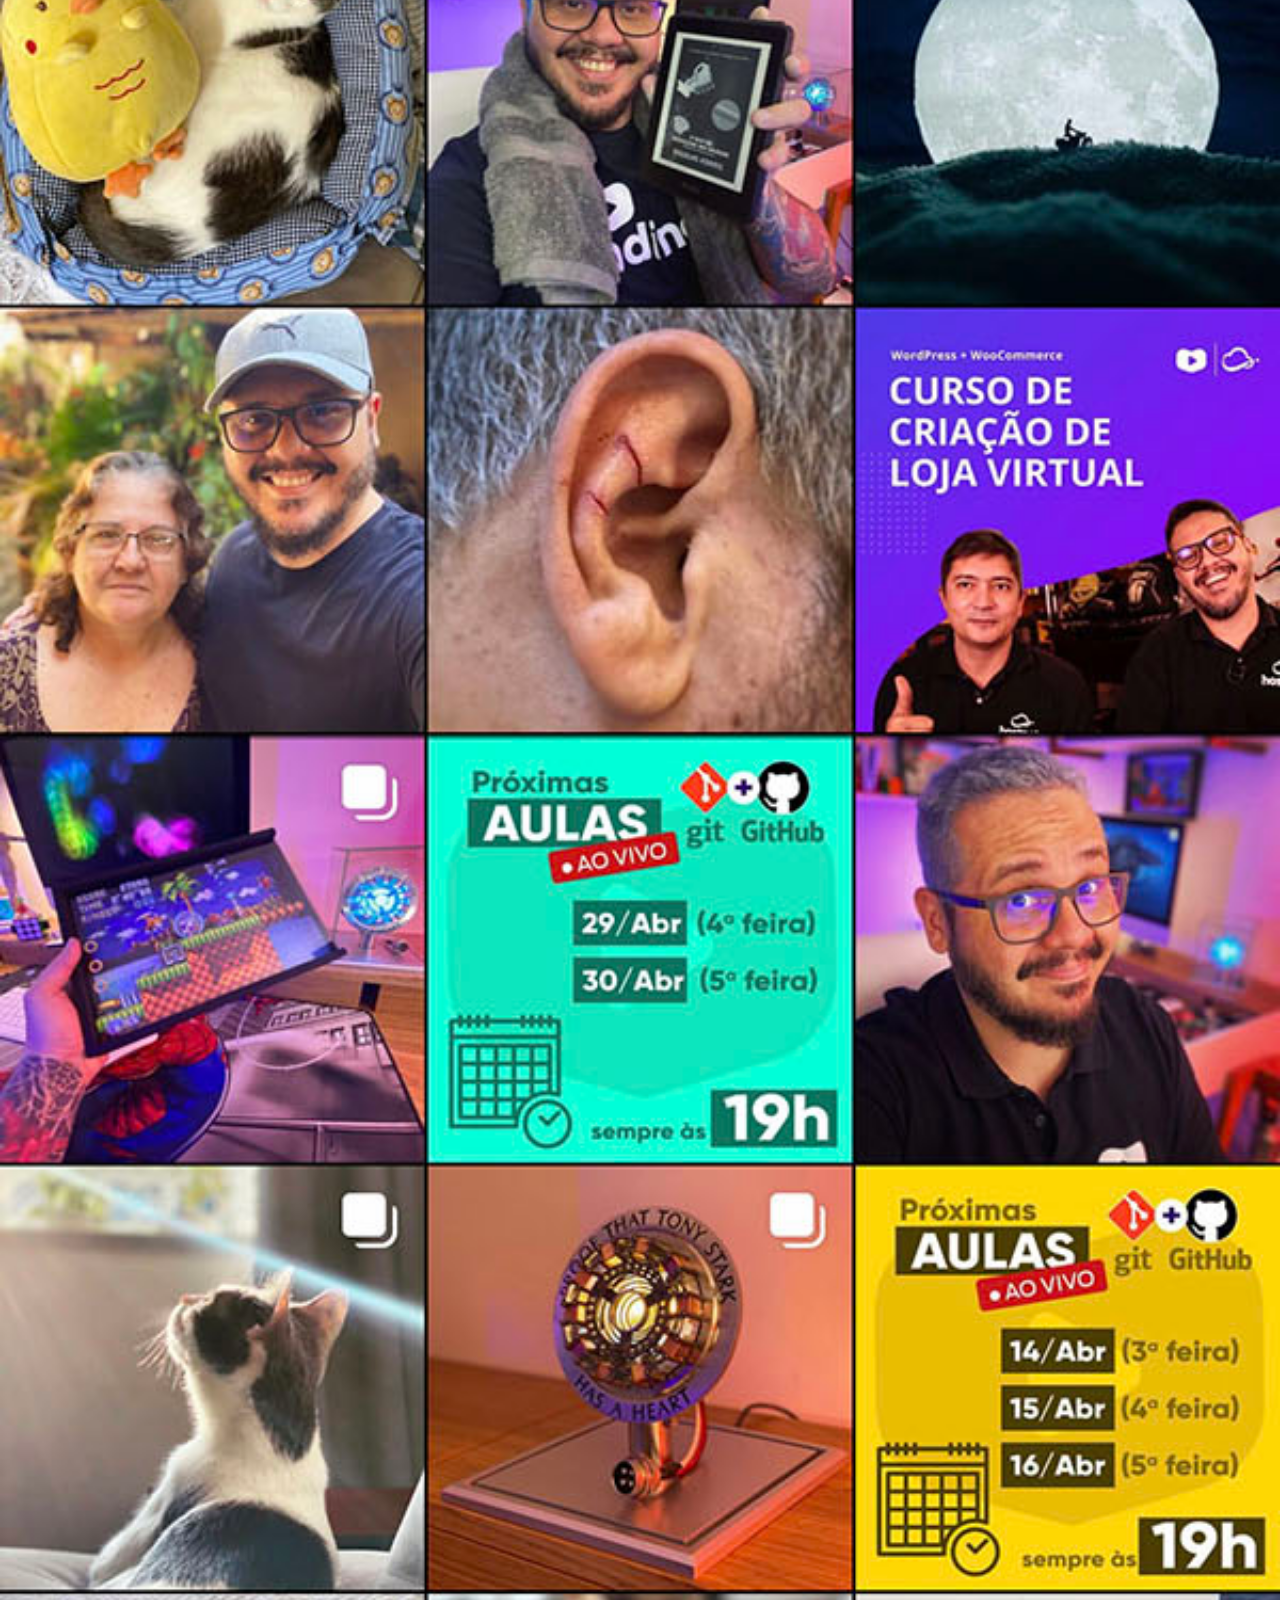
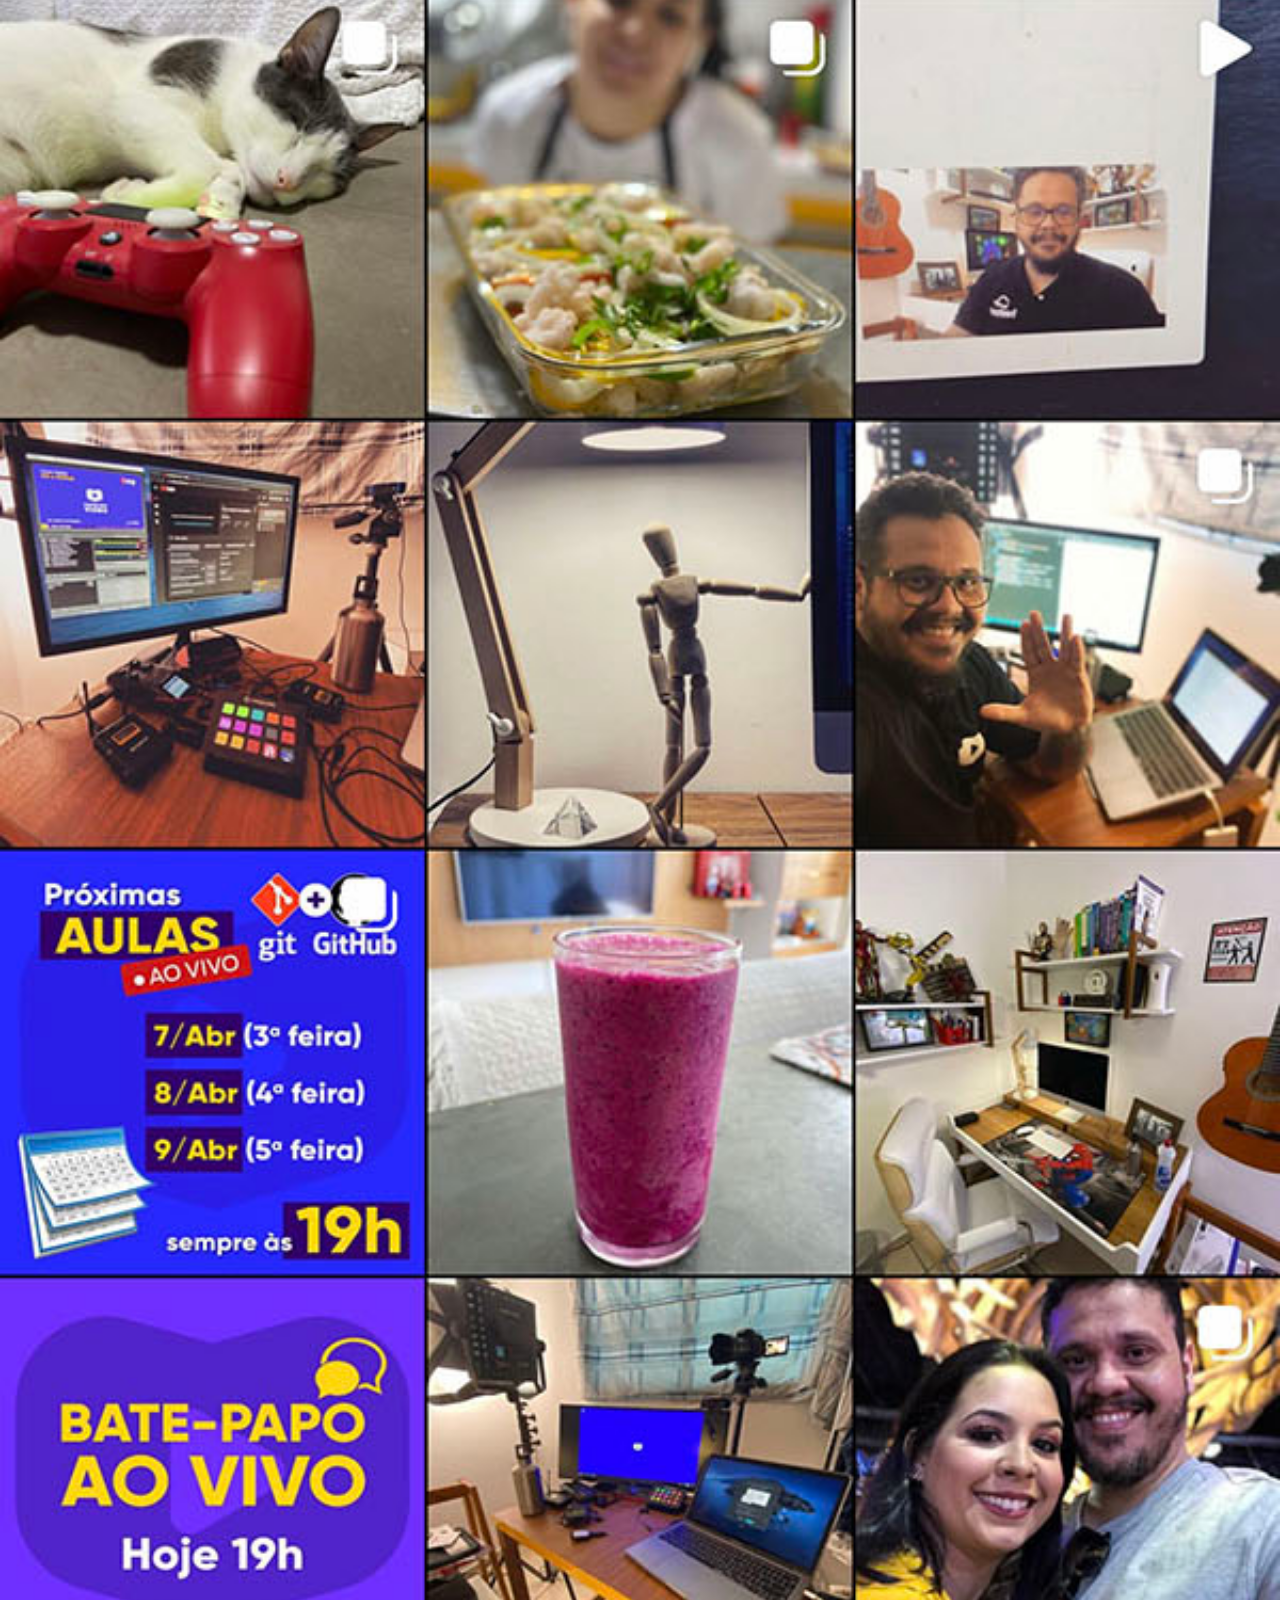
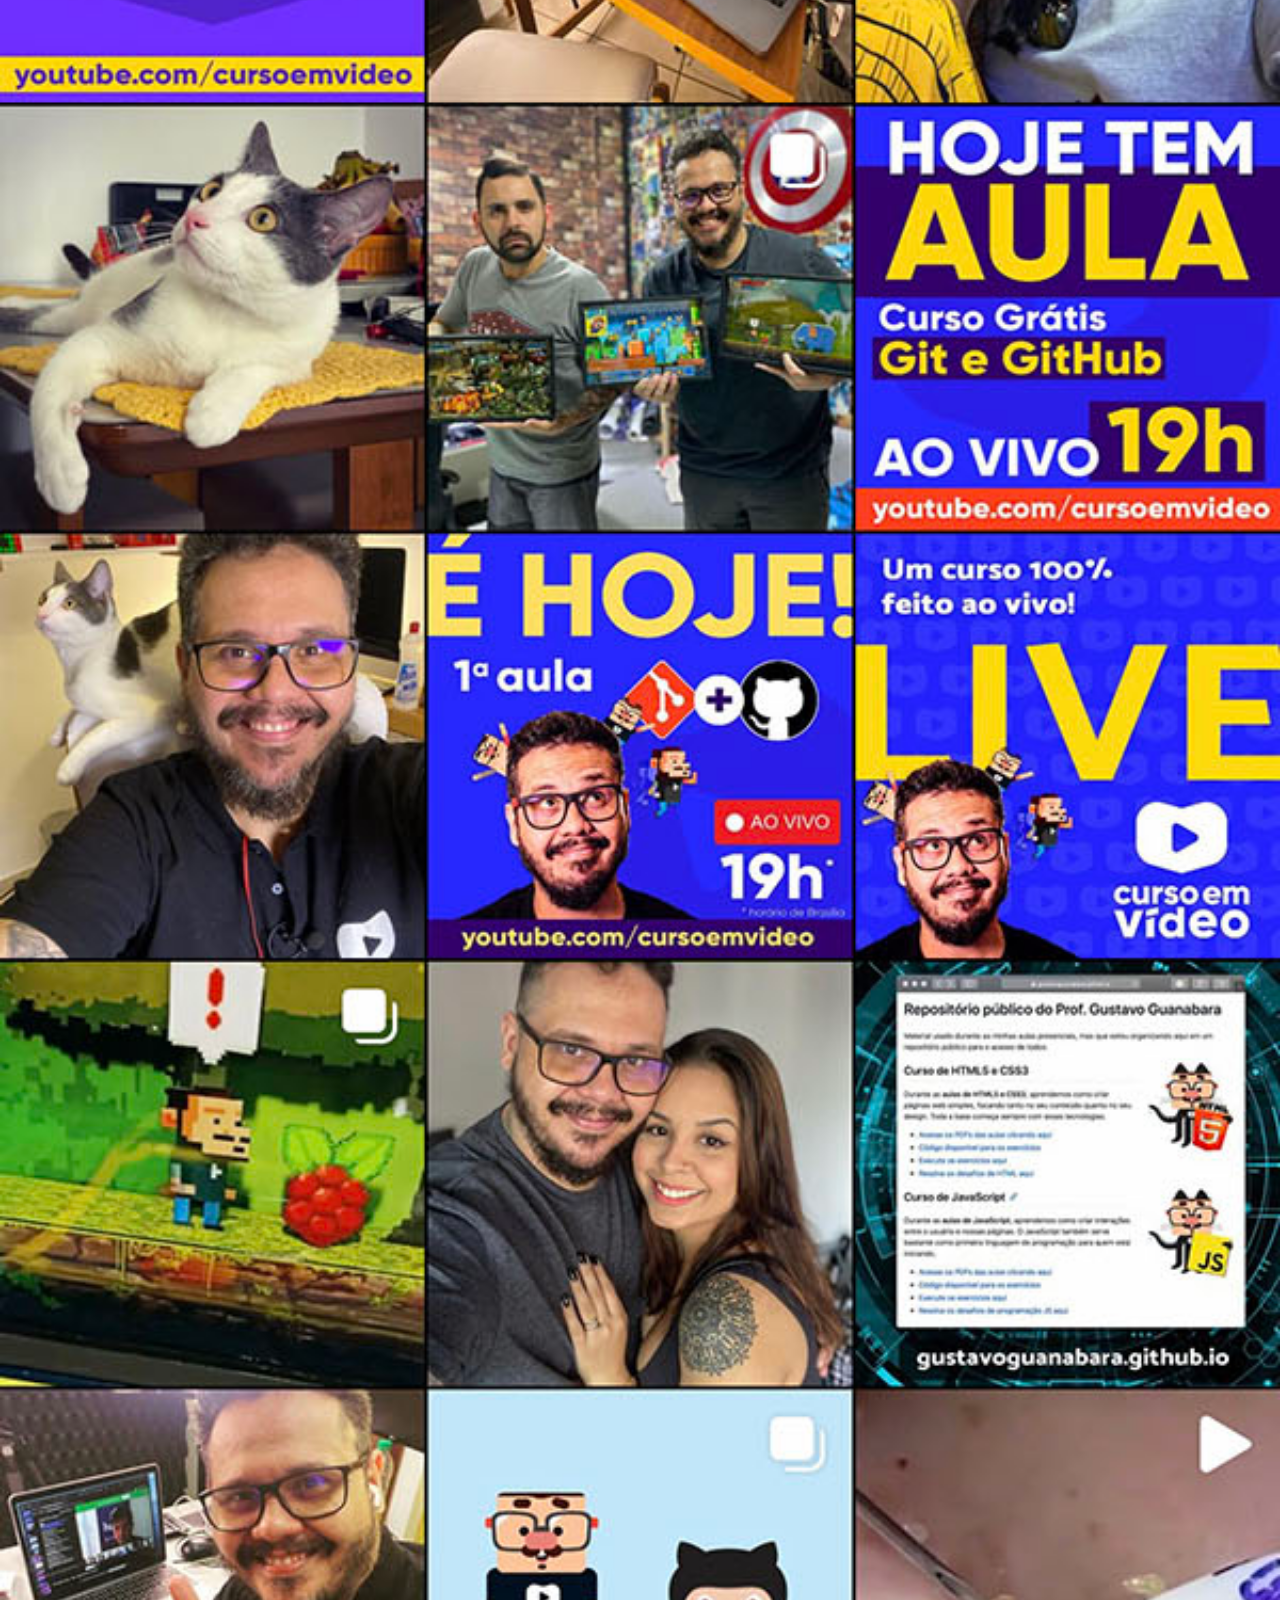
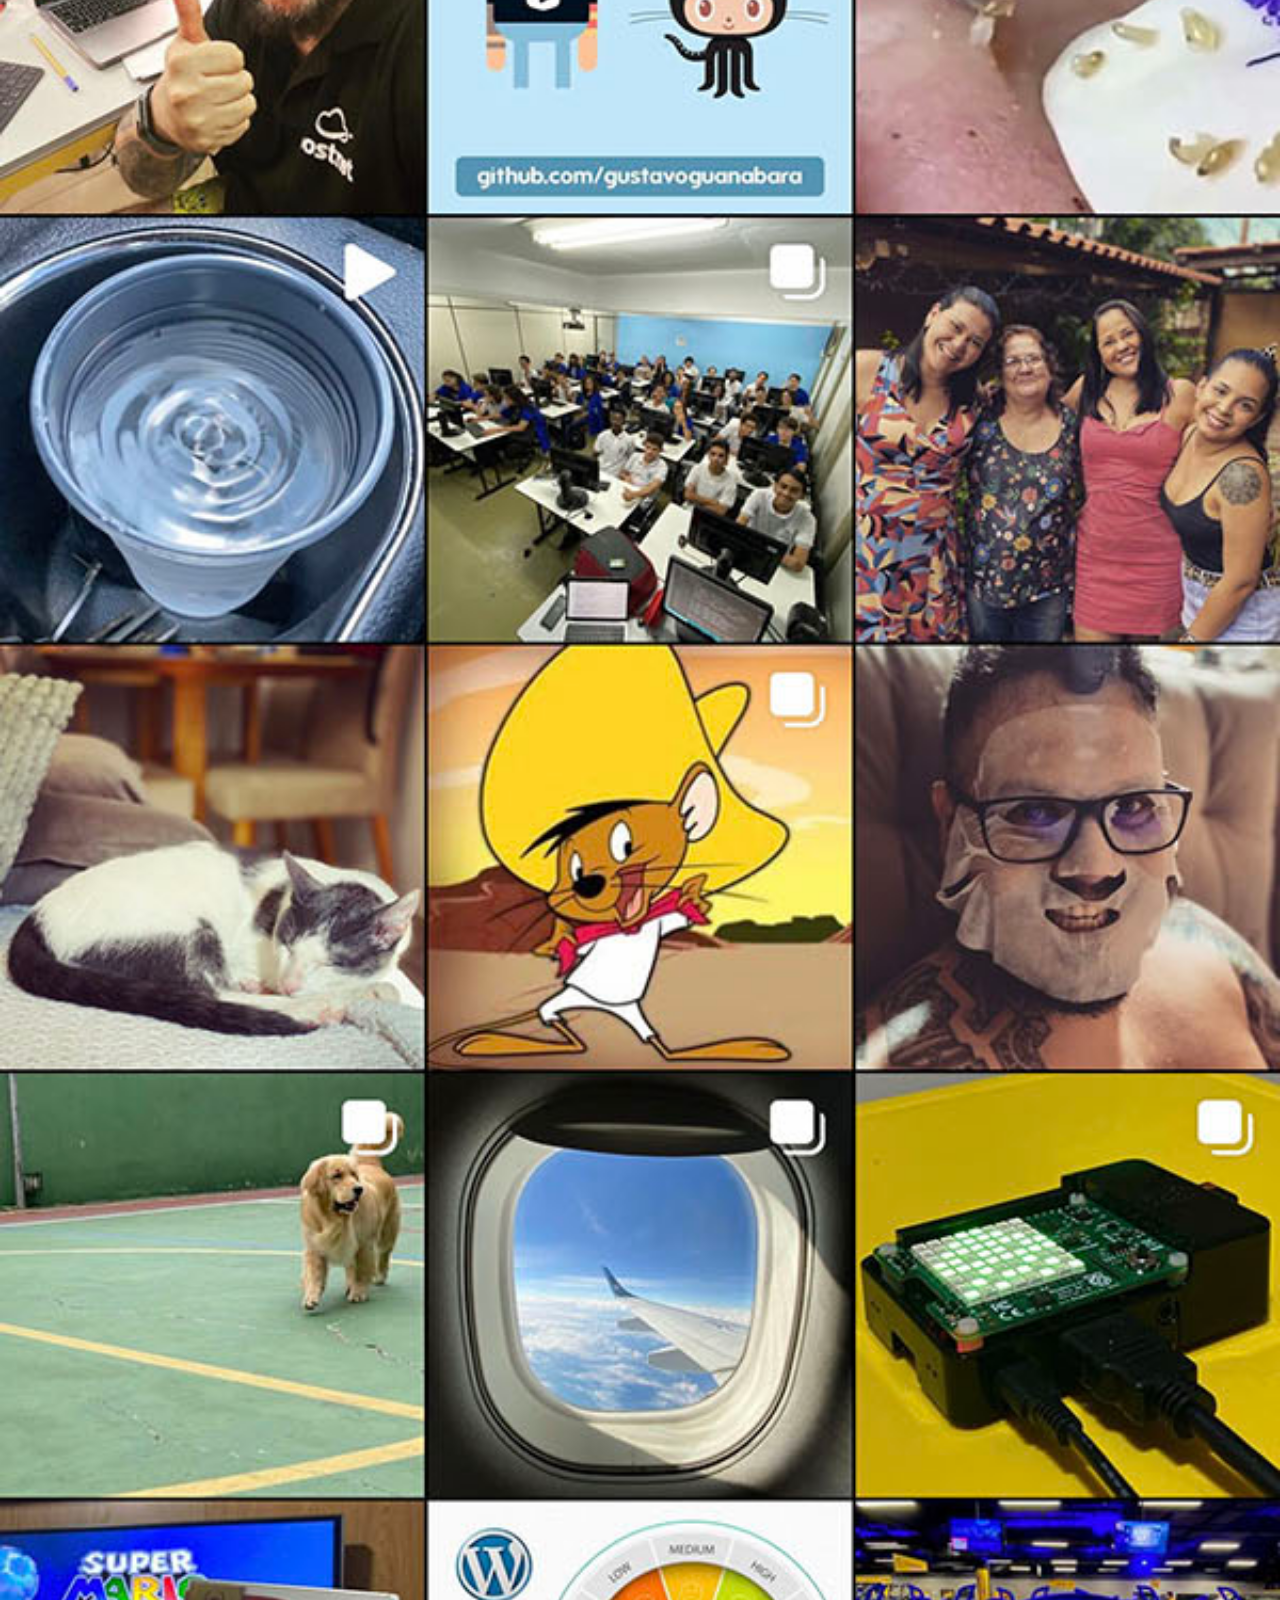
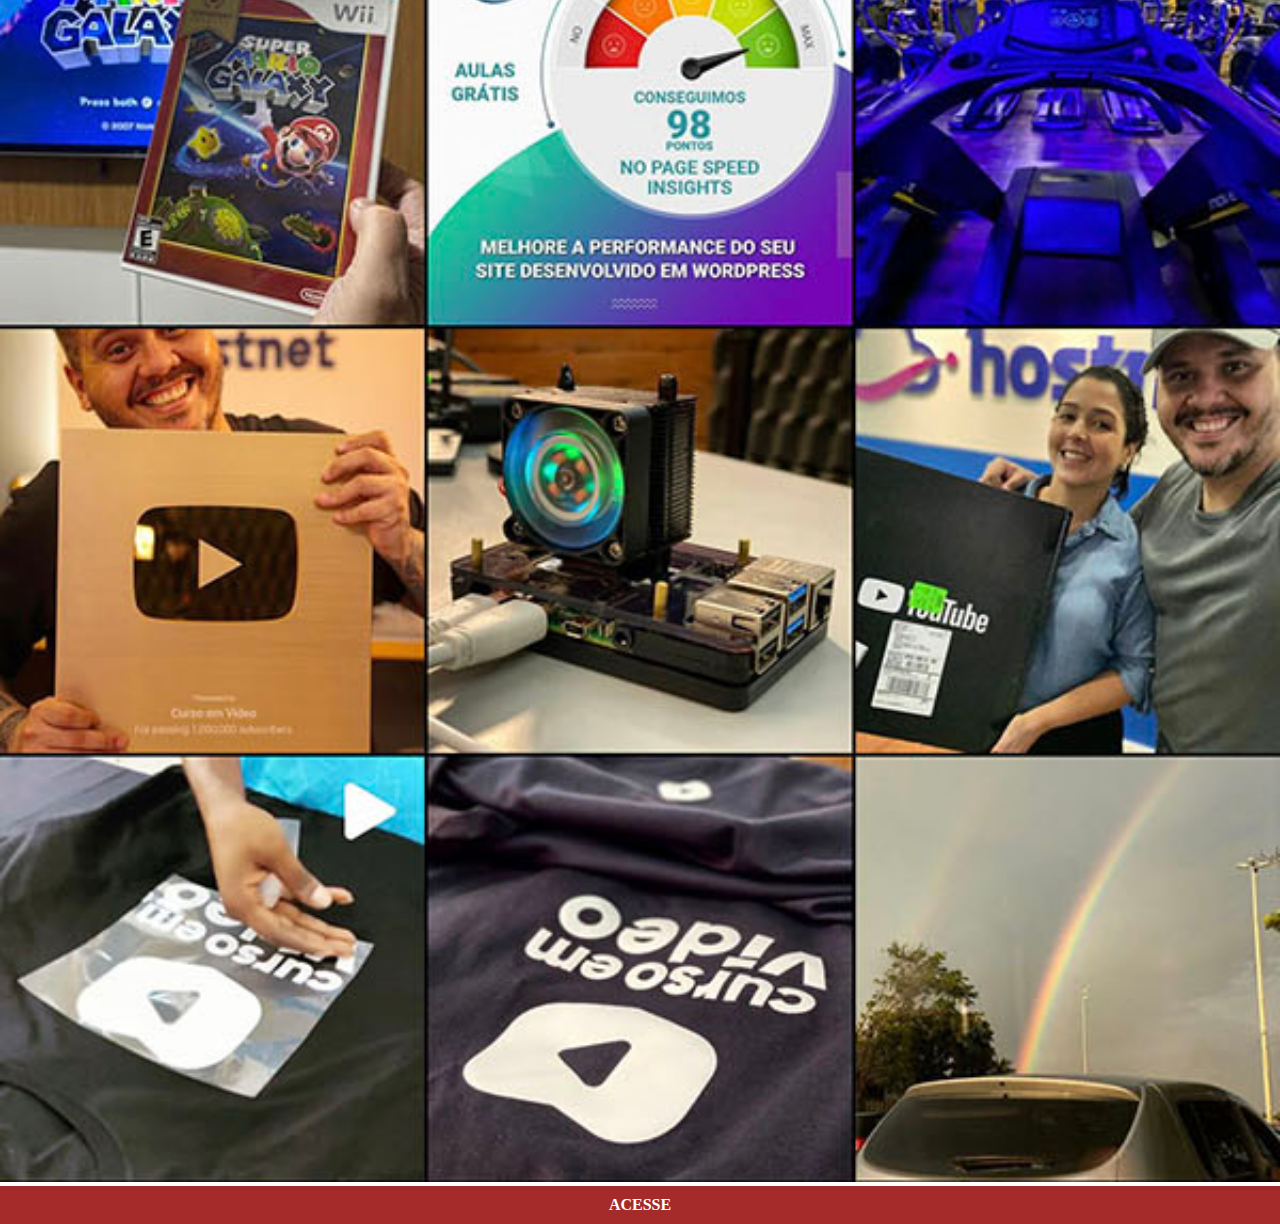
<file: instagram.html>
<!DOCTYPE html>
<html lang="pt-br">
<head>
    <meta charset="UTF-8">
    <meta http-equiv="X-UA-Compatible" content="IE=edge">
    <meta name="viewport" content="width=device-width, initial-scale=1.0">
    <title>Instagram</title>
    <link rel="stylesheet" href="estilos/social.css">
</head>
<body>
    <img src="imagens/tela-instagram.jpg" alt="Instagram">
    <a href="#">ACESSE</a>
</body>
</html>
</file>
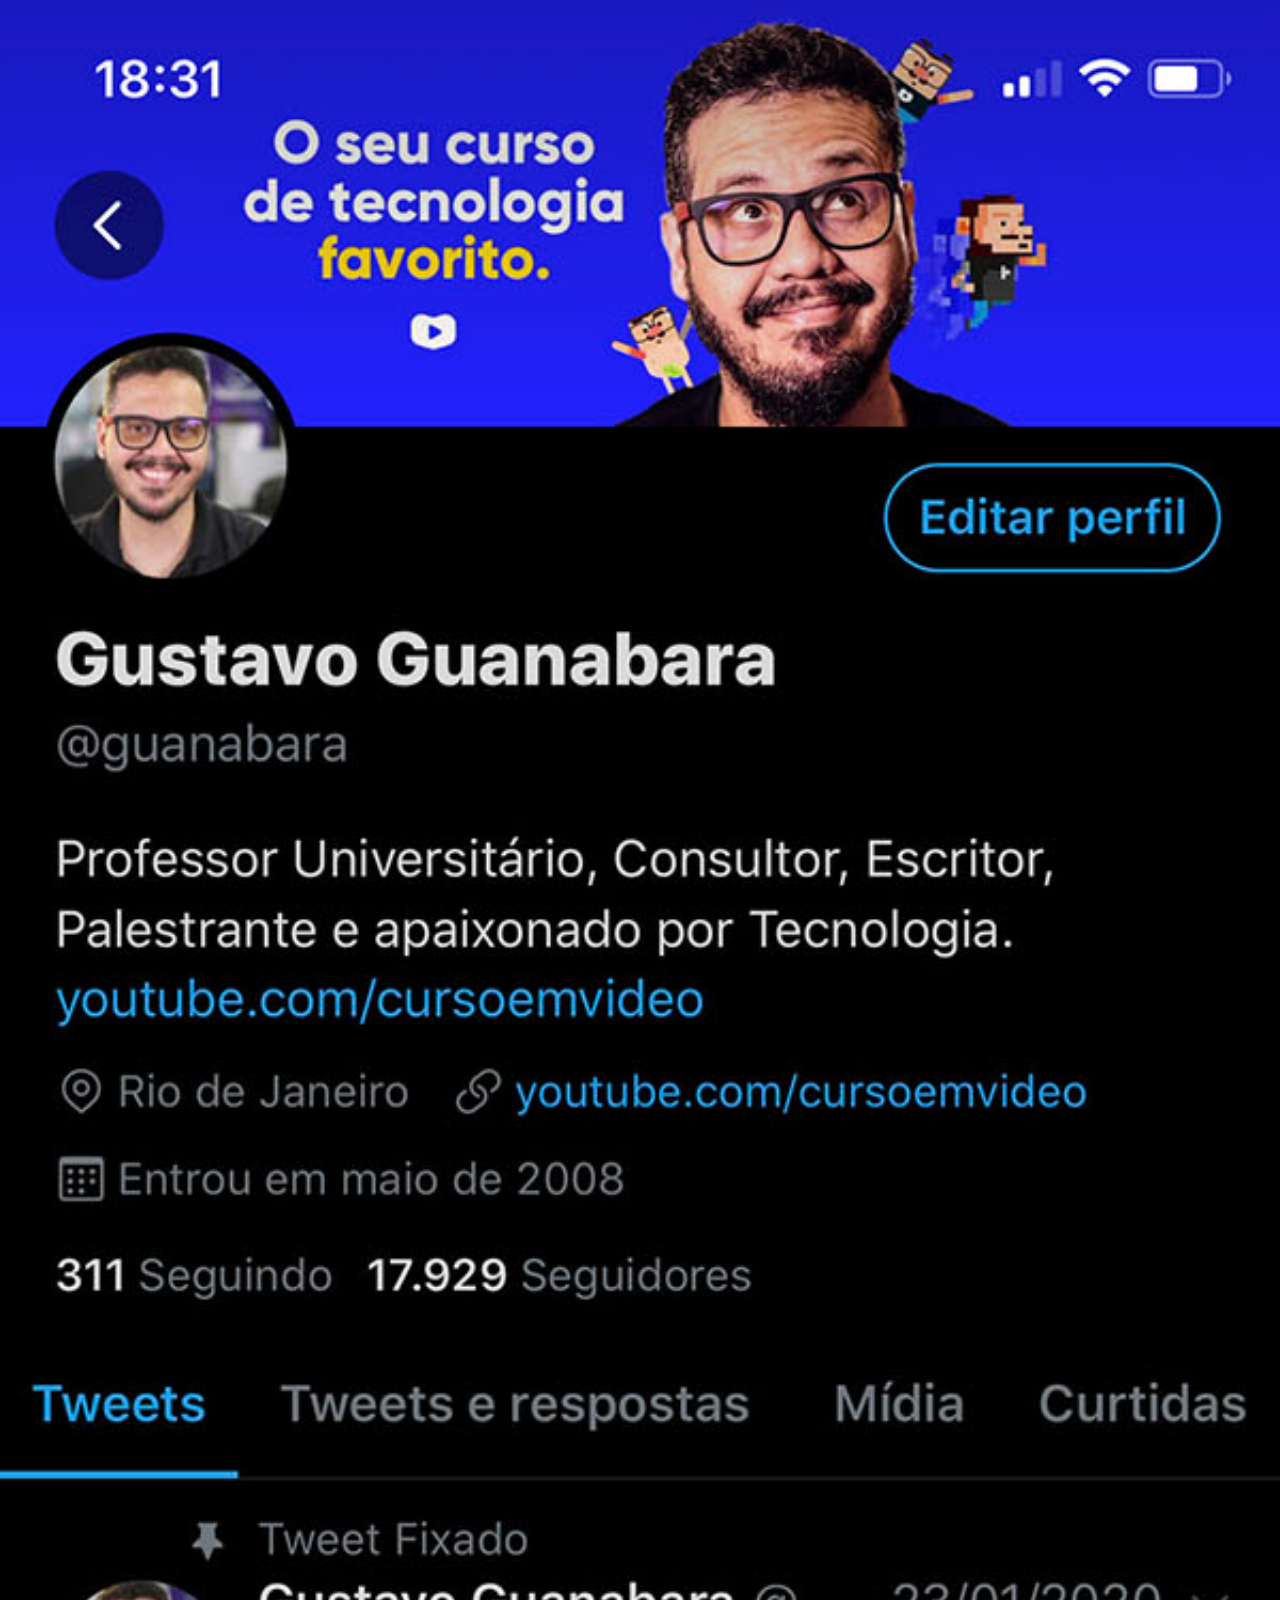
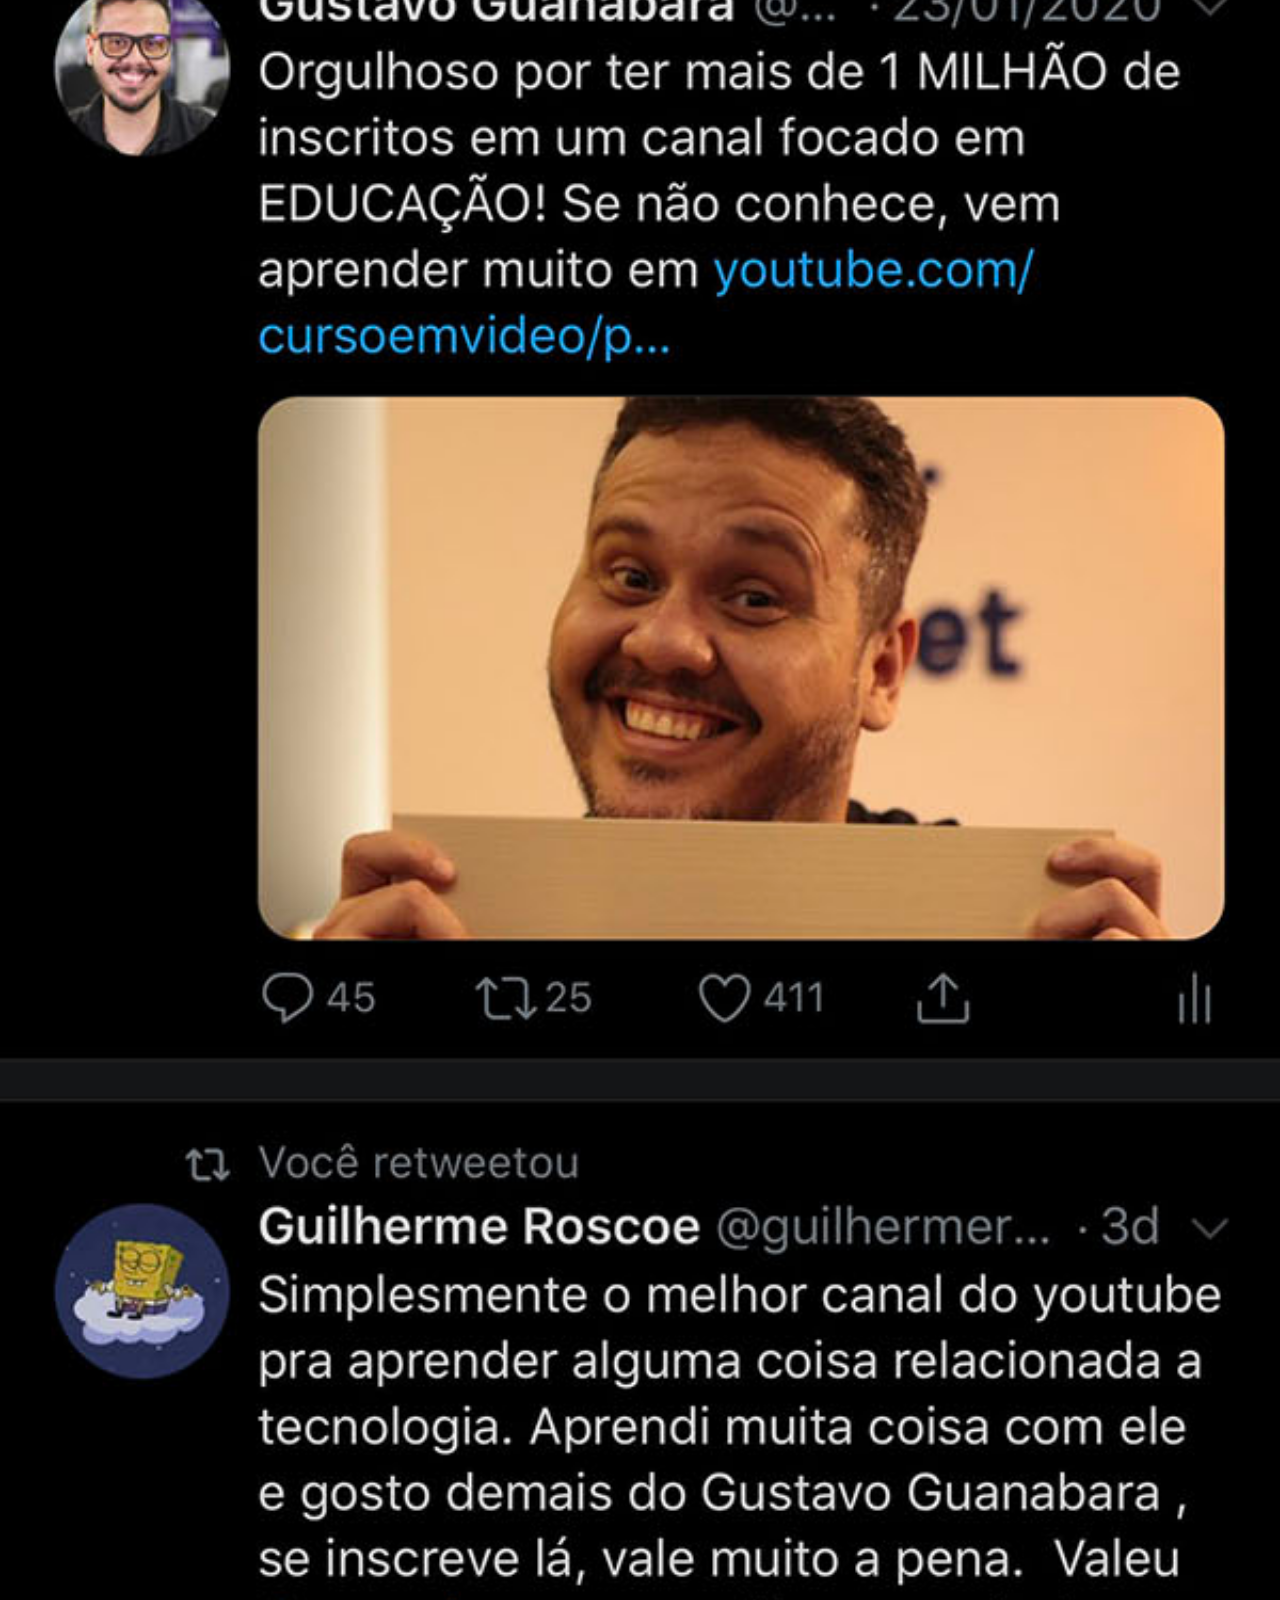
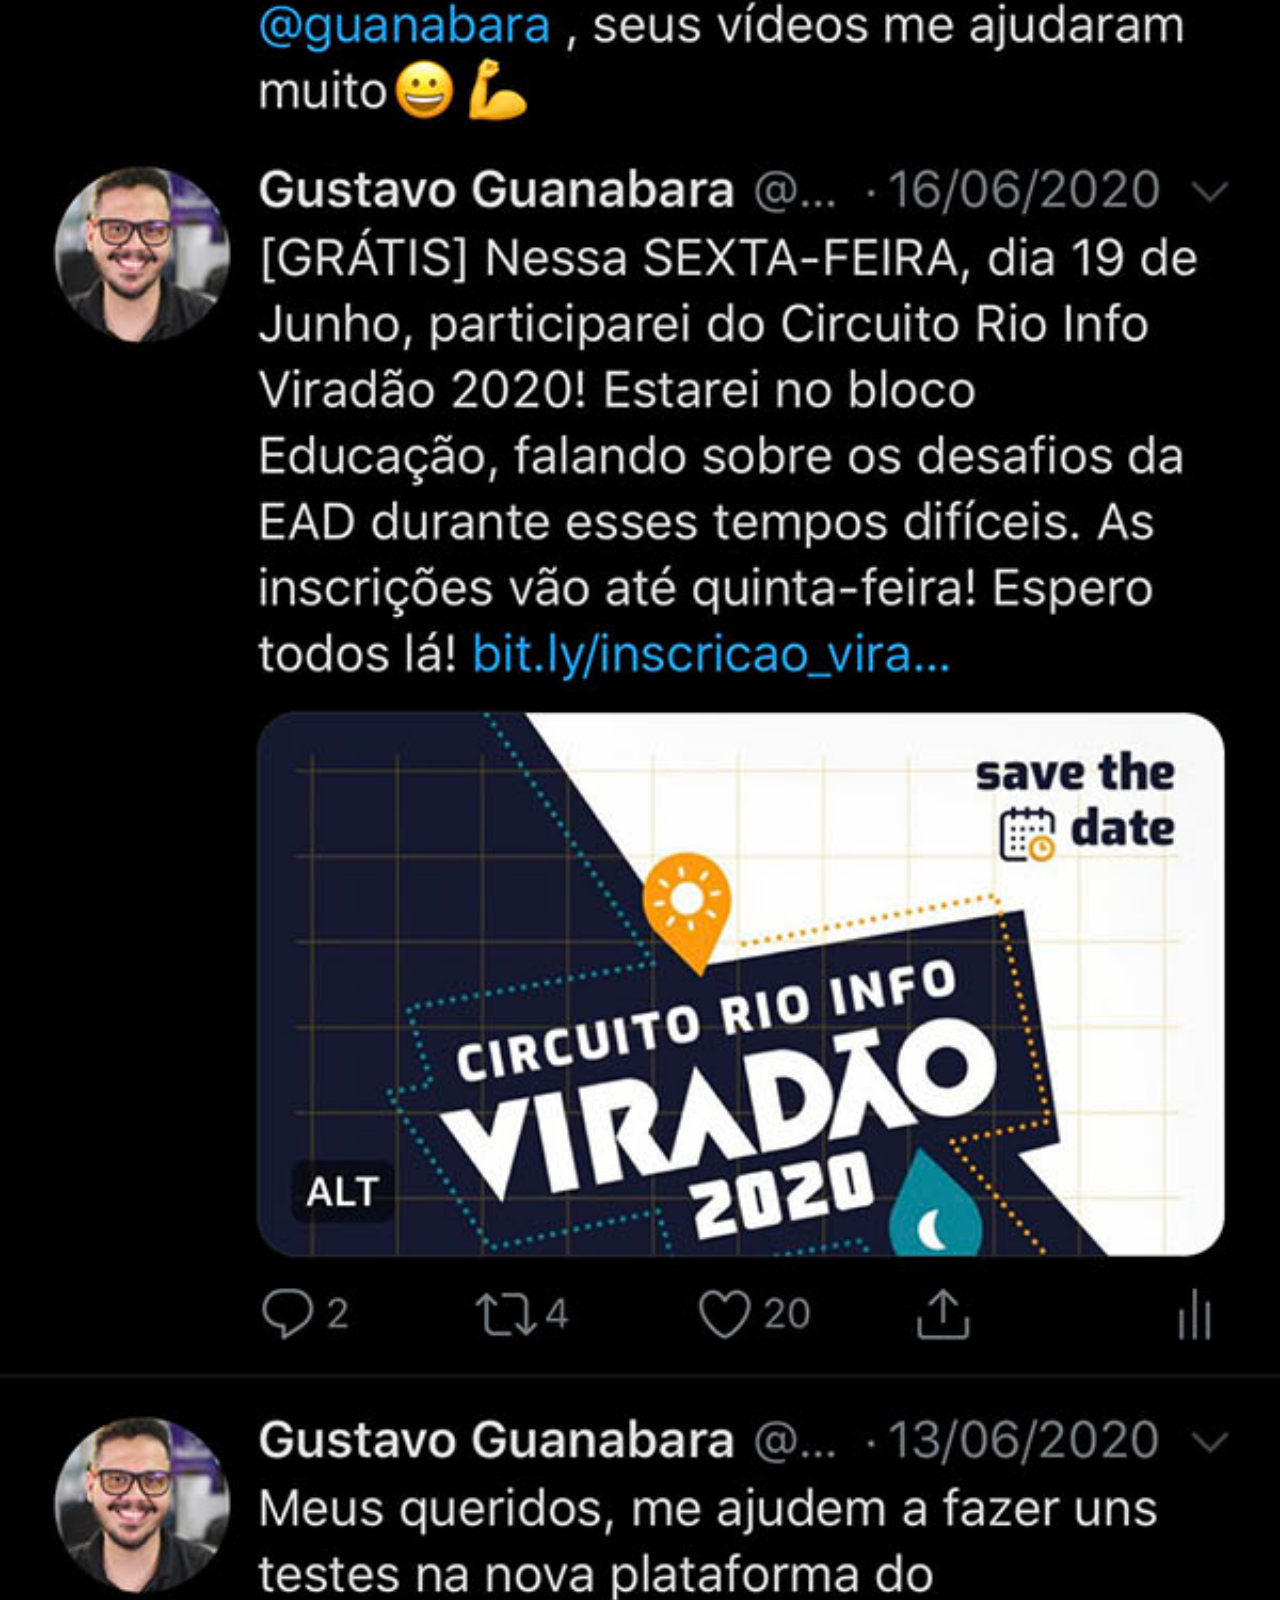
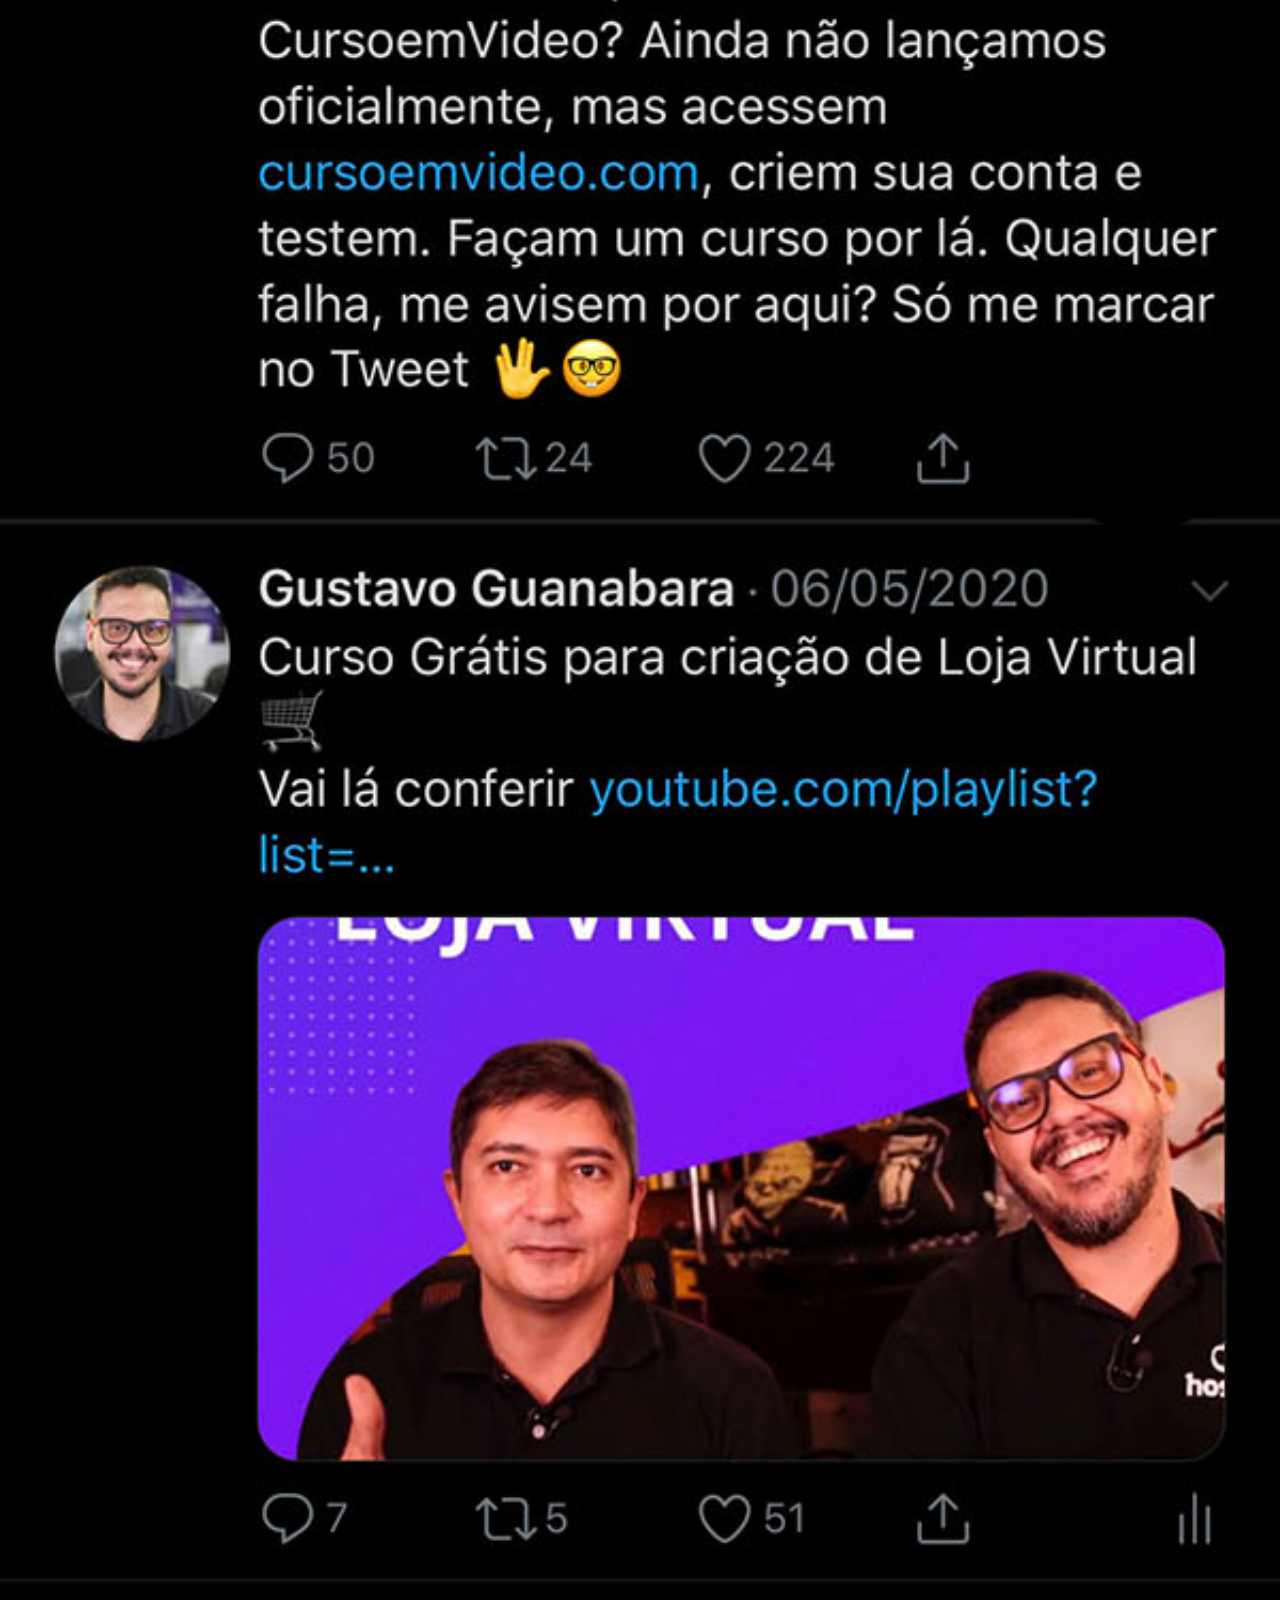
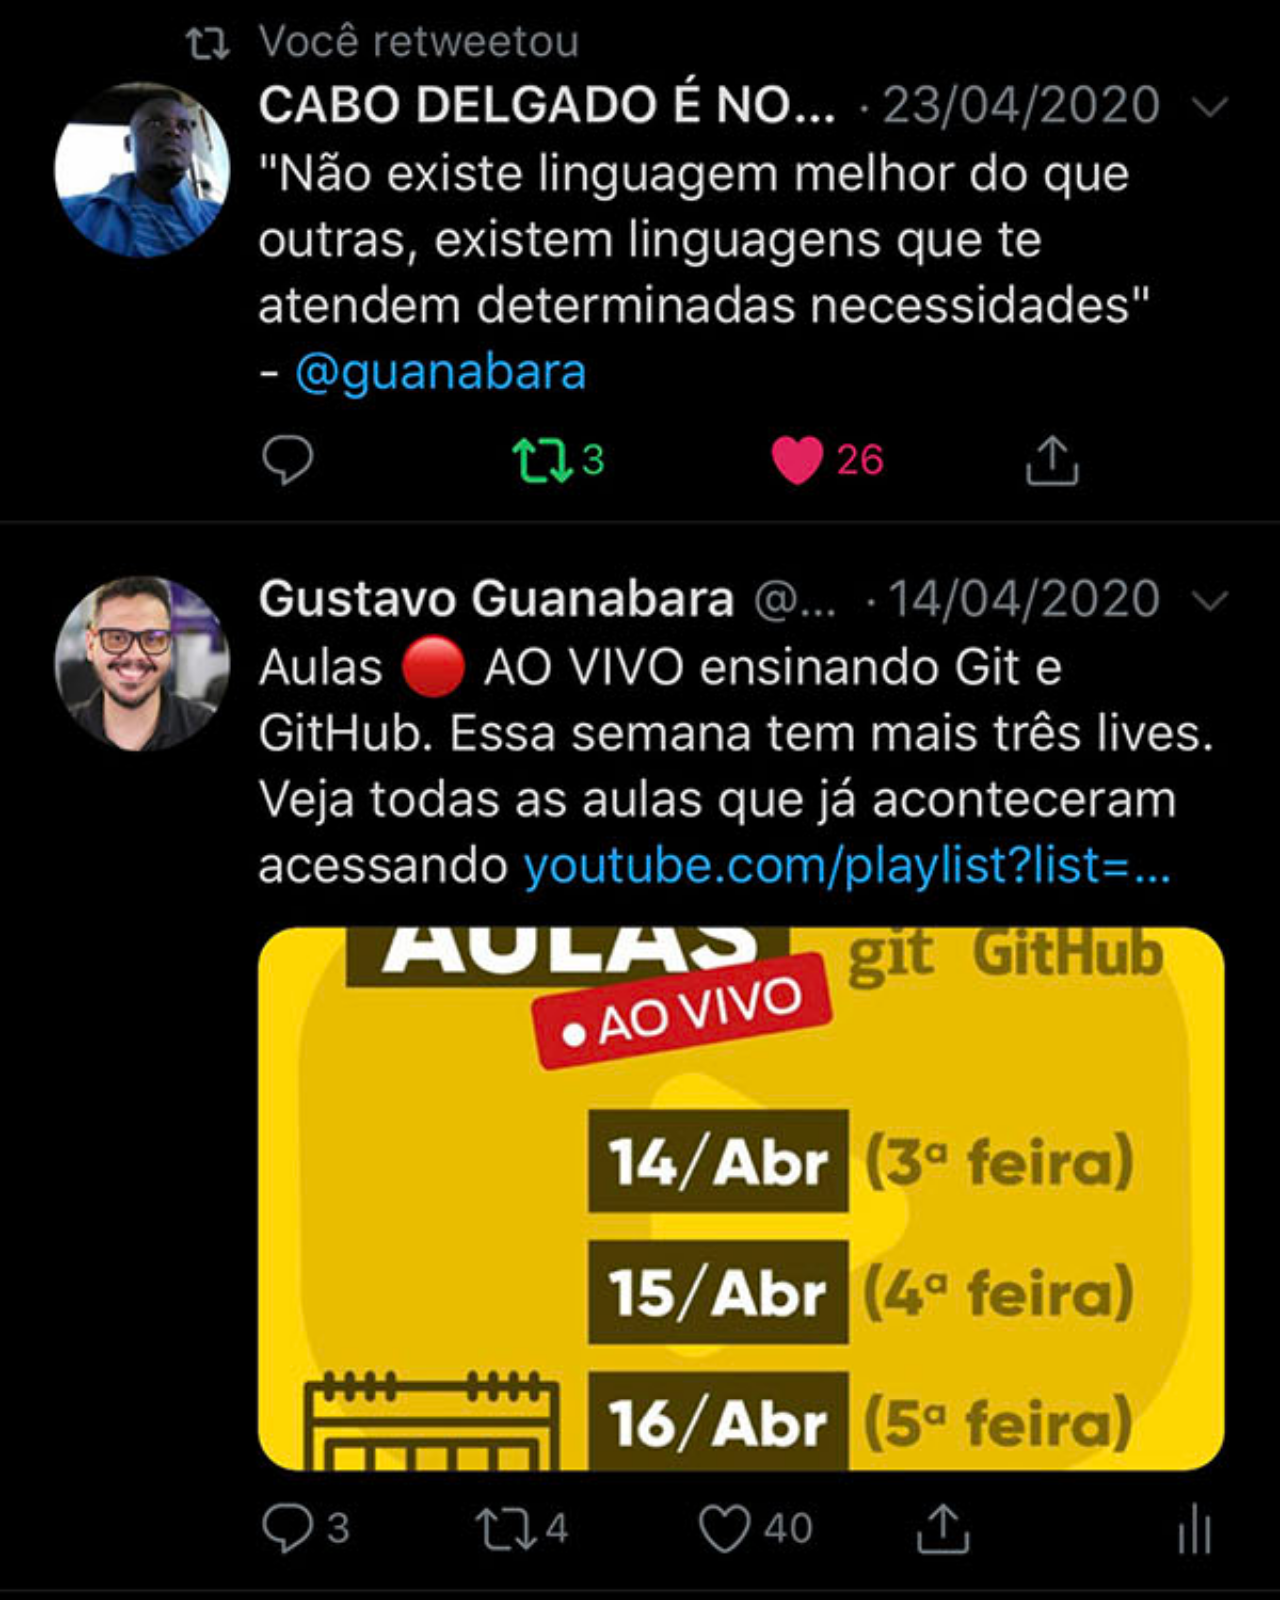
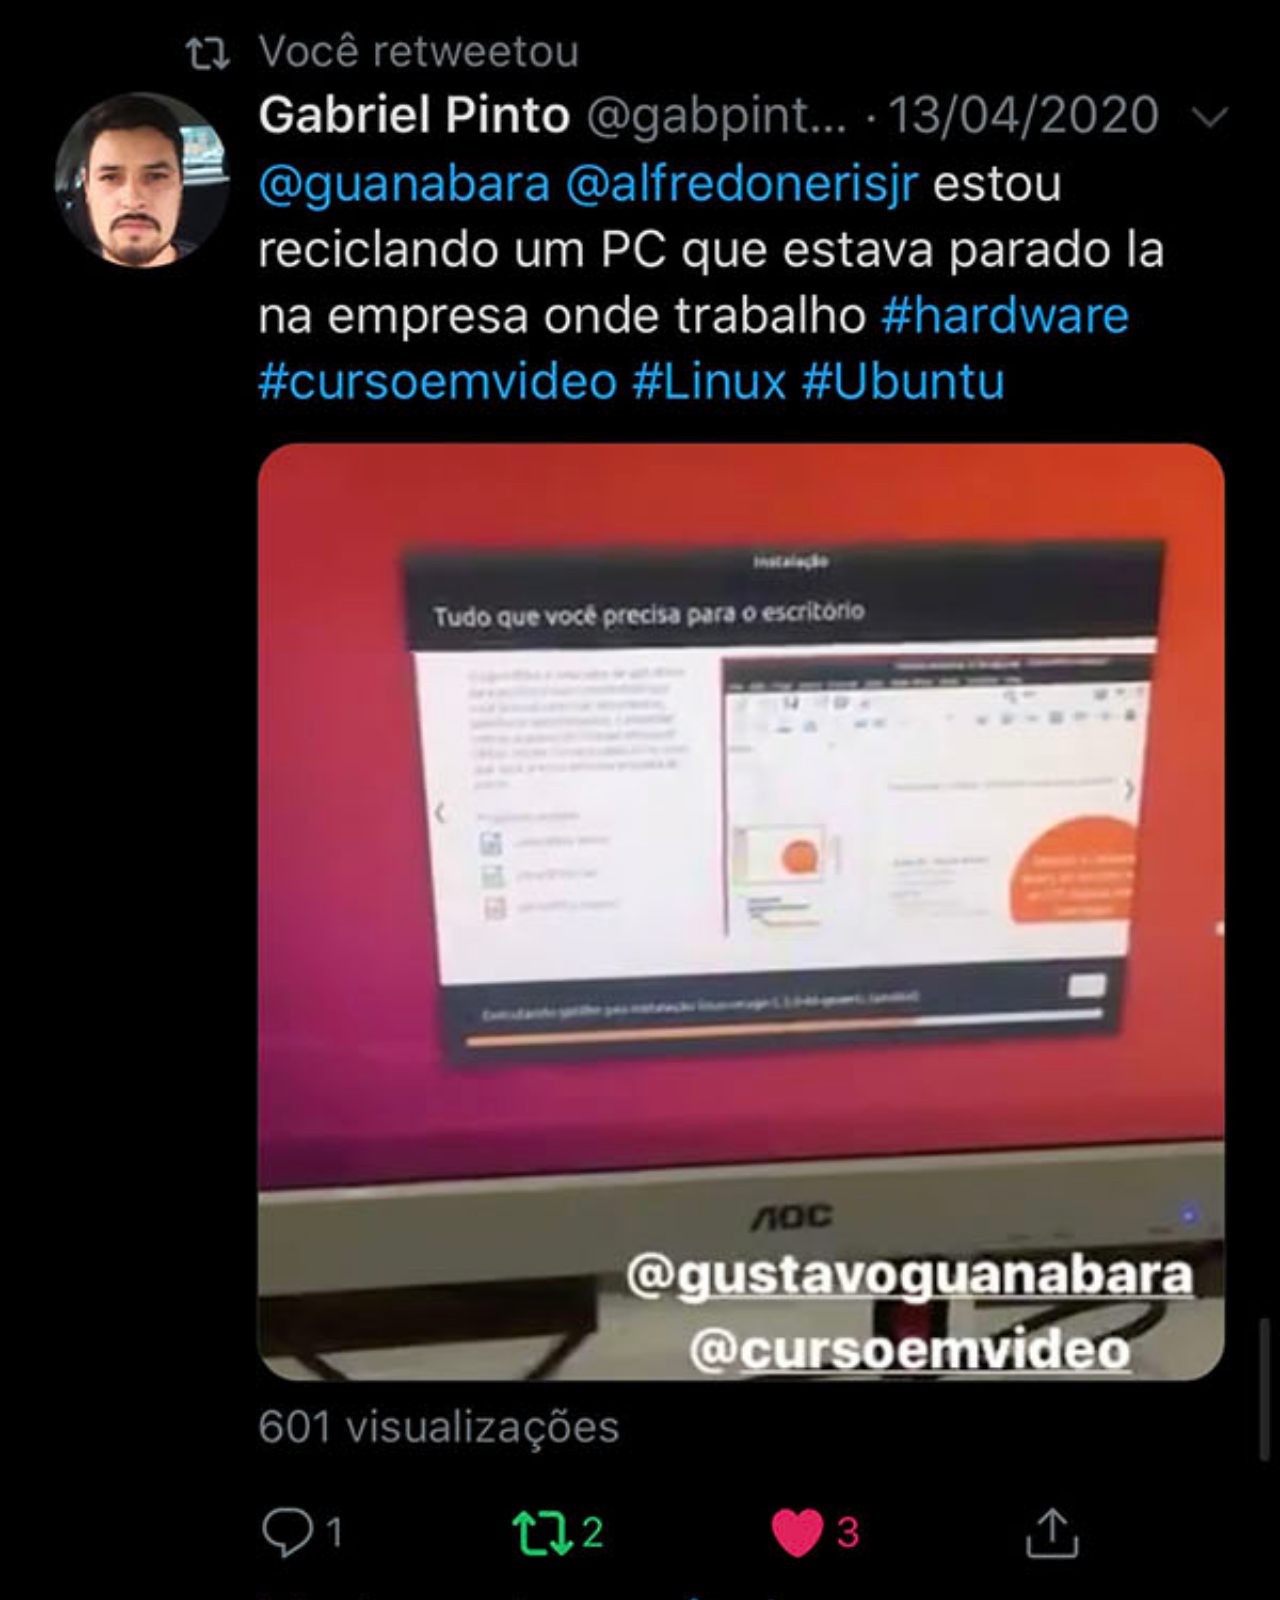
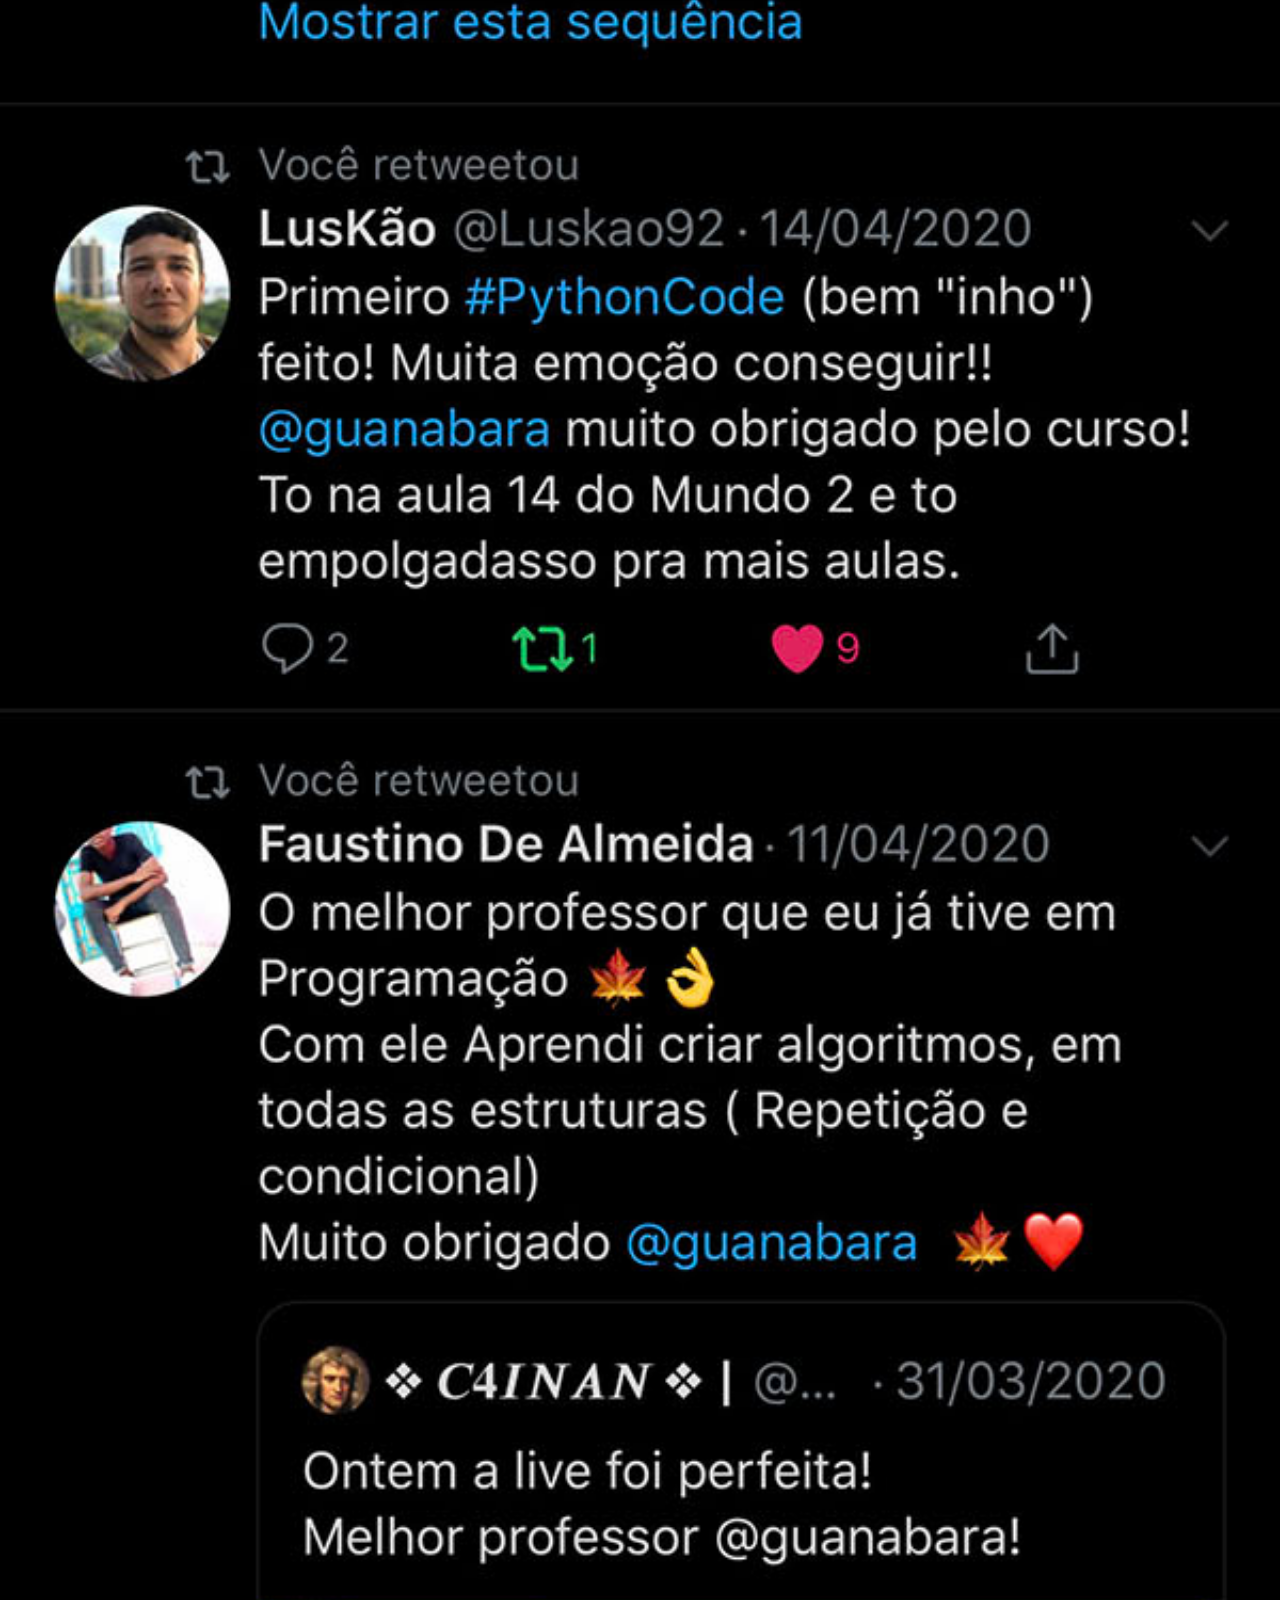
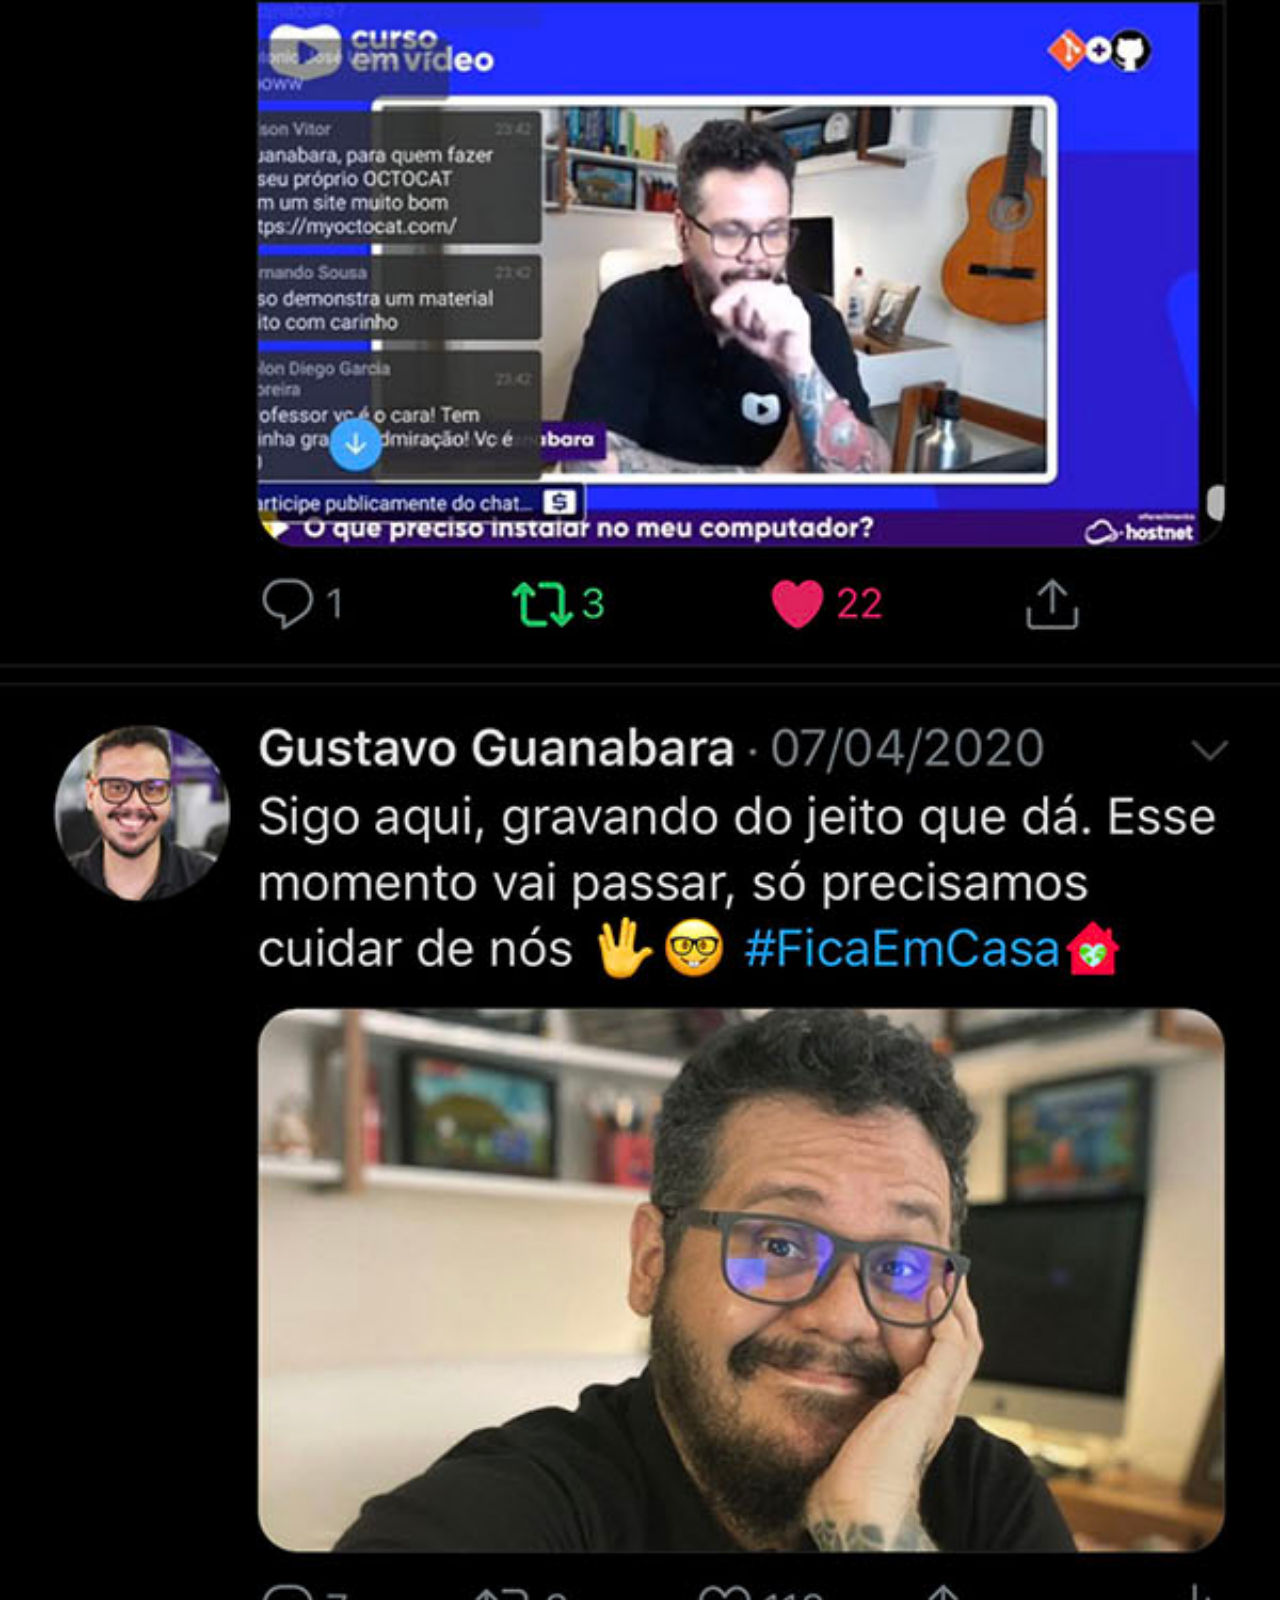
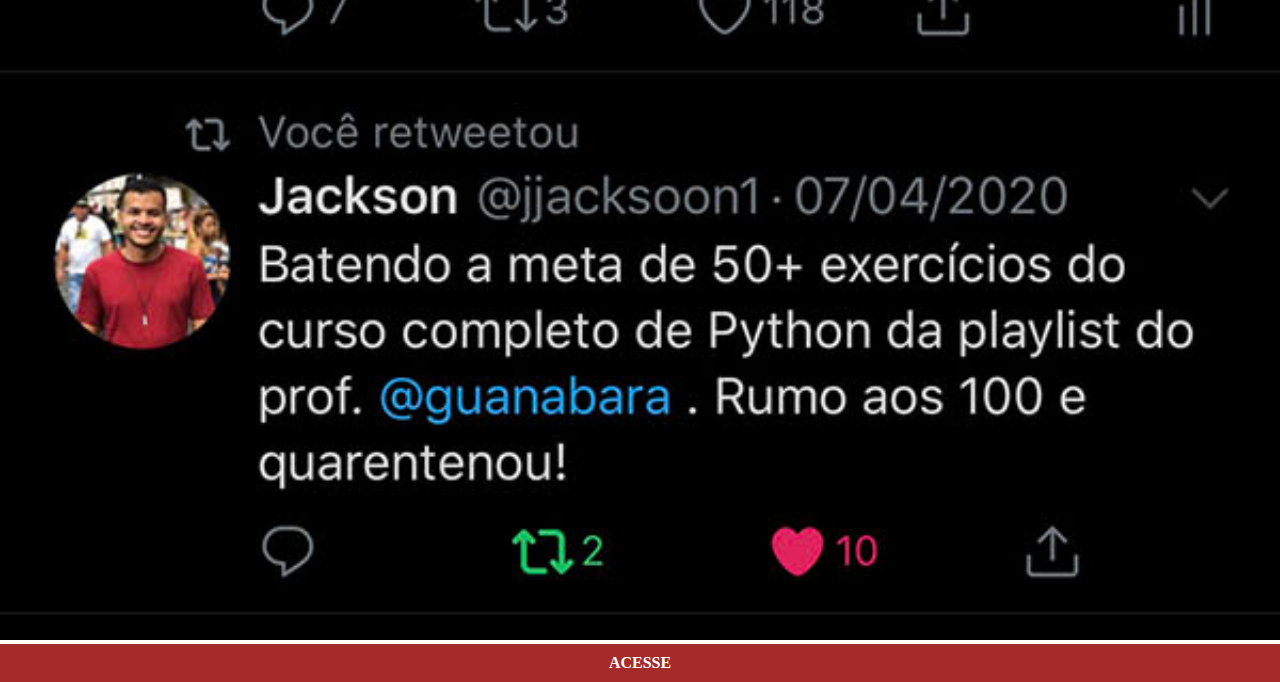
<file: twiter.html>
<!DOCTYPE html>
<html lang="pt-br">
<head>
    <meta charset="UTF-8">
    <meta http-equiv="X-UA-Compatible" content="IE=edge">
    <meta name="viewport" content="width=device-width, initial-scale=1.0">
    <title>twiter</title>
    <link rel="stylesheet" href="estilos/social.css">
</head>
<body>
    <img src="imagens/tela-twitter.jpg" alt="twiter">
    <a href="#">ACESSE</a>
</body>
</html>
</file>
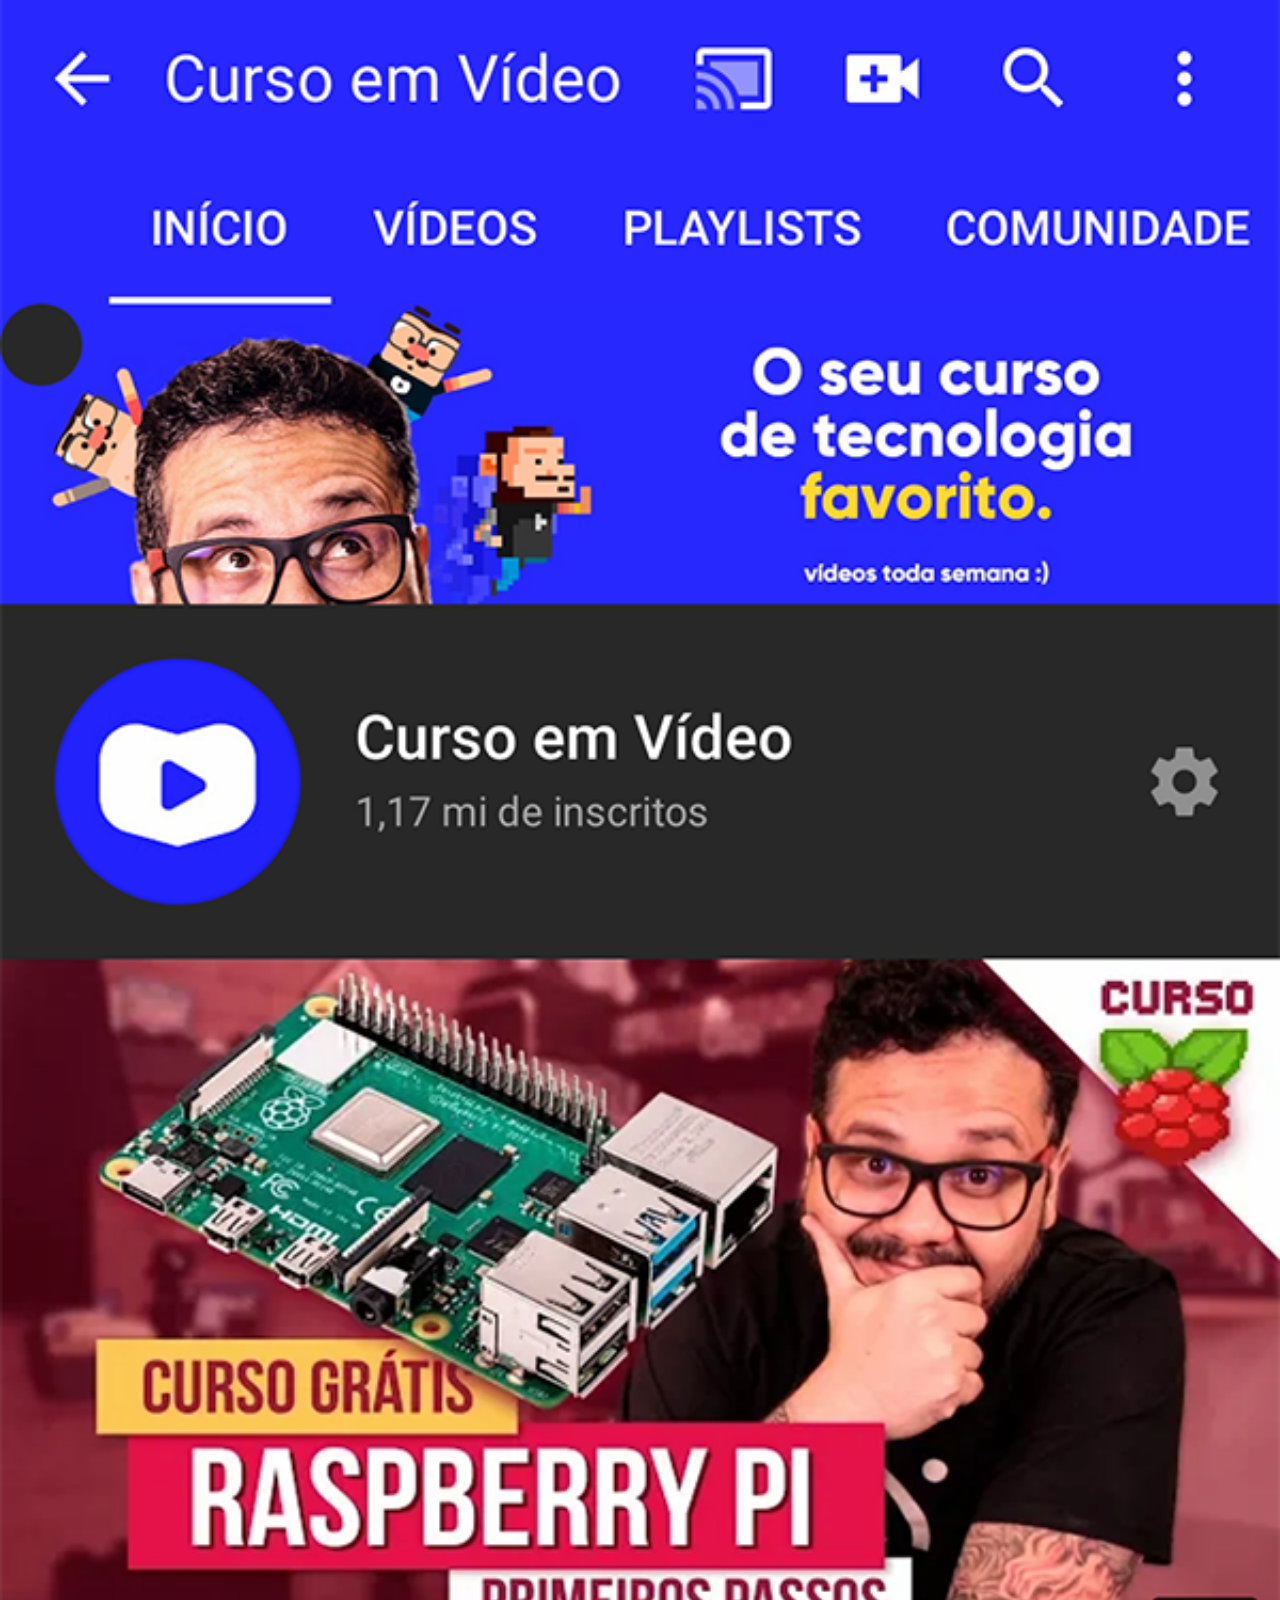
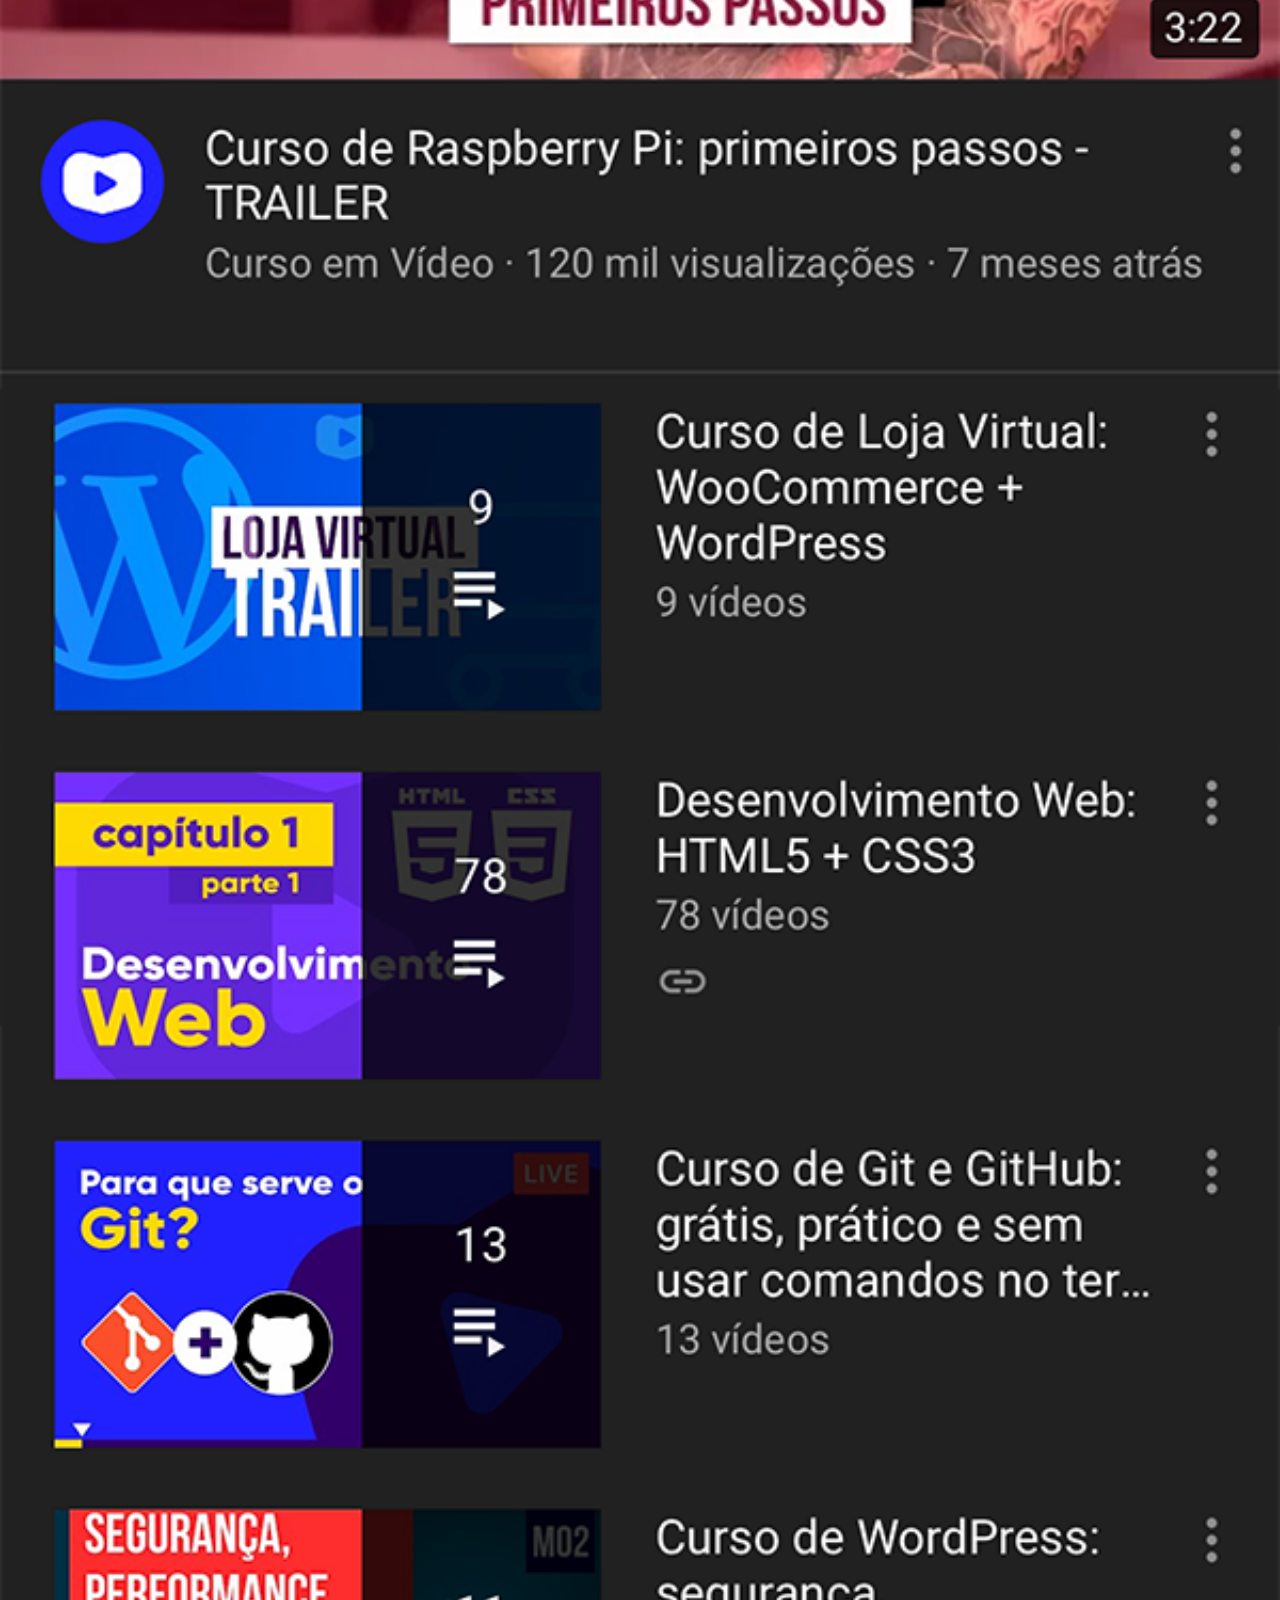
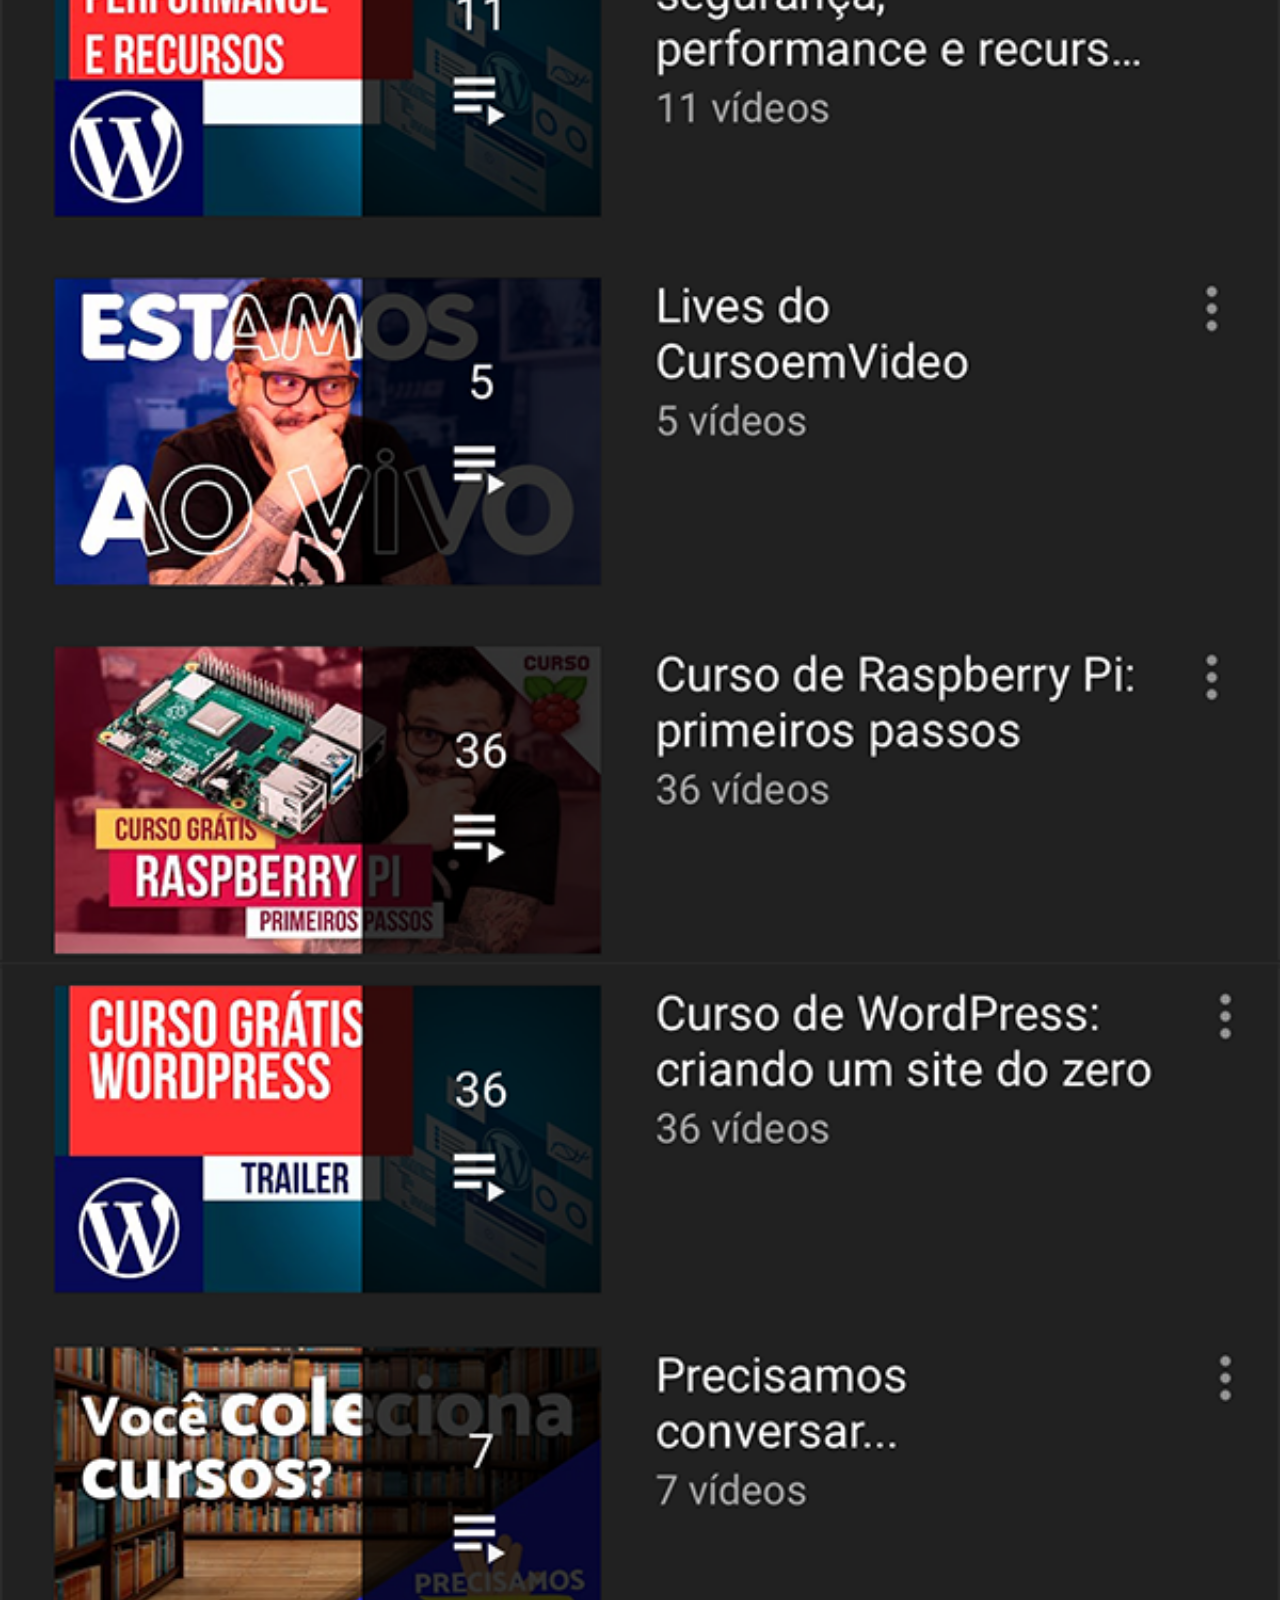
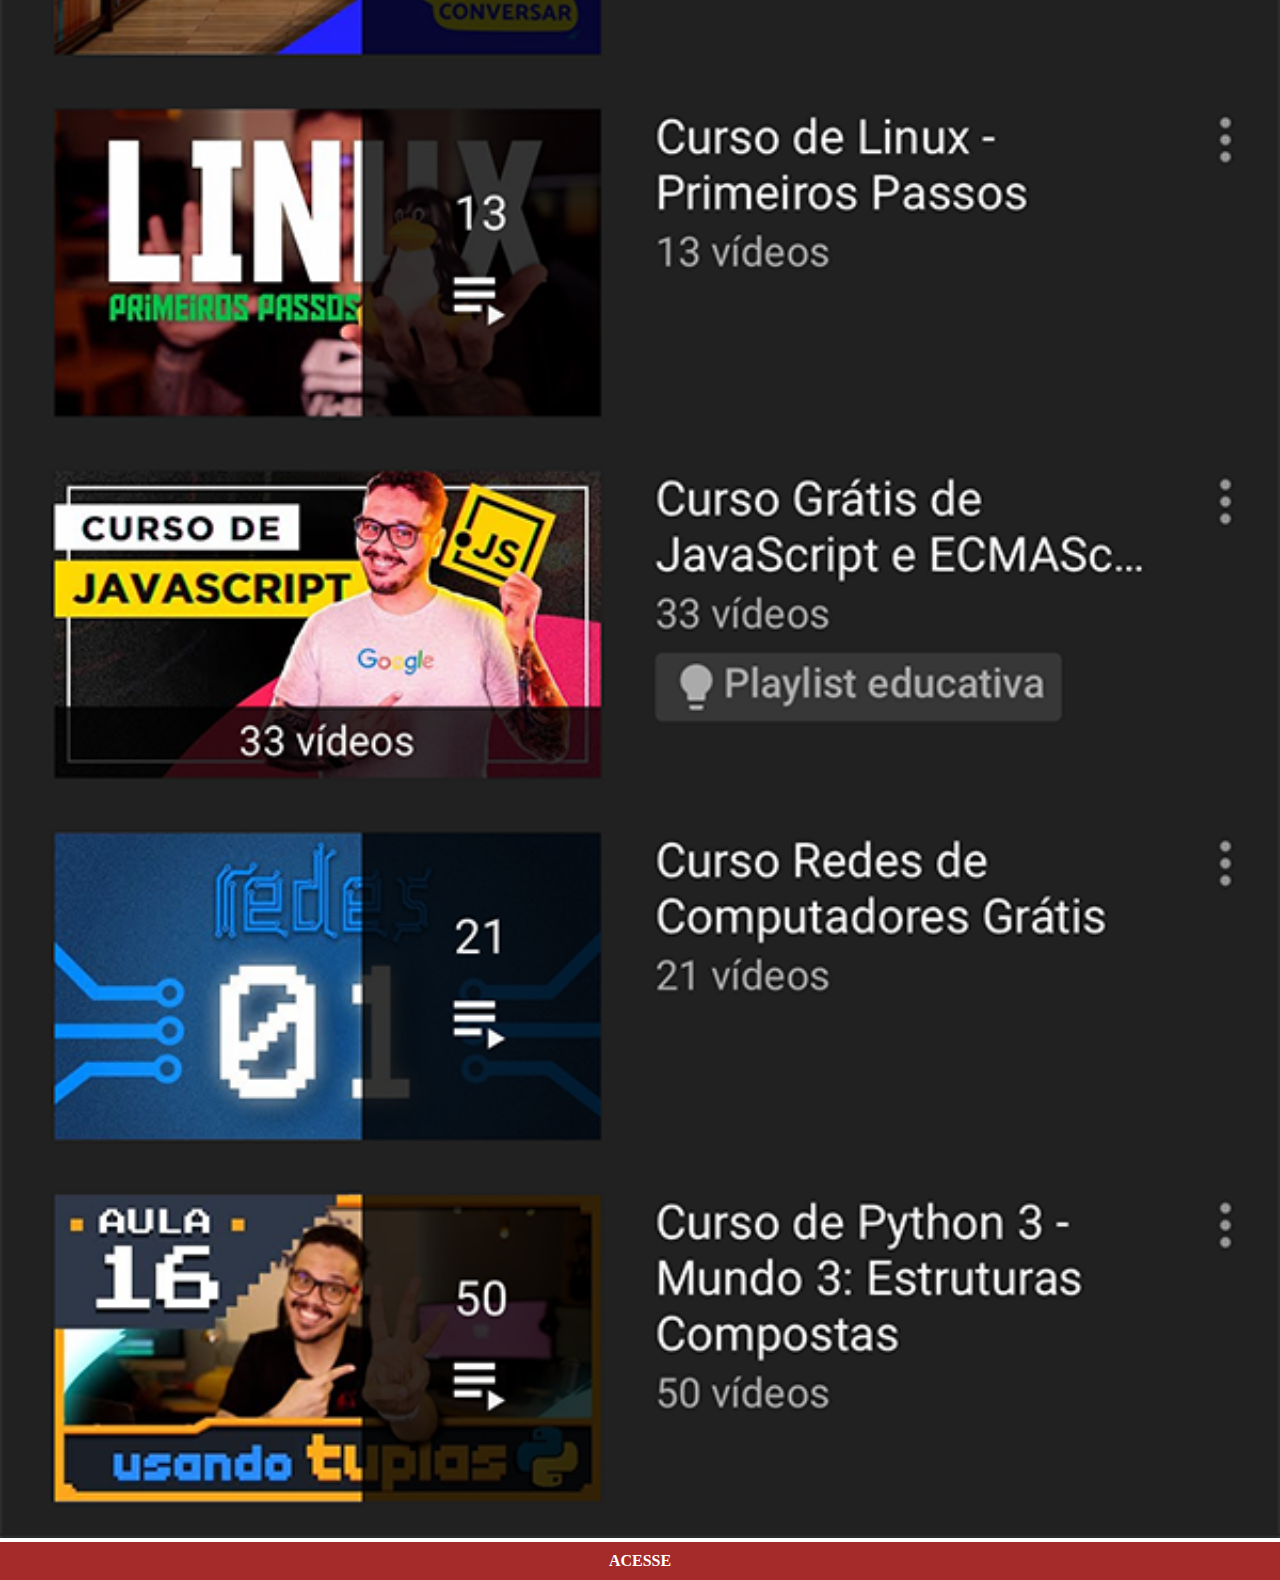
<file: youtube.html>
<!DOCTYPE html>
<html lang="pt-br">
<head>
    <meta charset="UTF-8">
    <meta http-equiv="X-UA-Compatible" content="IE=edge">
    <meta name="viewport" content="width=device-width, initial-scale=1.0">
    <title>youtube</title> 
    <link rel="stylesheet" href="estilos/social.css">
</head>
<body>
    <img src="imagens/tela-youtube.png" alt="youtube">
    <a href="https://www.youtube.com/@CursoemVideo/playlists" target="_blank">ACESSE</a>
</body>
</html>
</file>
<file: estilos/style.css>
@charset "UTF-8";

* {
    margin: 0px;
    padding: 0px;
    font-family: Arial, Helvetica, sans-serif;
}
html, body {
    height: 100vh;
    width: 100vw;
    
}
body {
    background: url(../imagens/fundo-madeira.jpg) no-repeat top center;
    background-size: cover;
    background-attachment: fixed;
}

main {
    height: 100vh;
    position: relative;
}

section#telefone {
    position: absolute;
    top: 50%;
    left: 50%;
    transform: translate(-50%, -50%);
    height: 420px;
    width: 208px;
    background: url(../imagens/frame-iphone.png) no-repeat;
}
iframe#tela {
    position: relative;
    top: 53px;
    left: 15px;
    height: 315px;
    width: 179px;
}
section#redes-sociais {
    text-align: right;
}
section#redes-sociais img {
    width: 50px;
    margin: 10px;
    border-radius: 50%;
    box-shadow: 2px 2px 5px rgba(0, 0, 0, 0.493);
    box-sizing: border-box;
}
section#redes-sociais img:hover {
    border: 2px solid rgba(255, 255, 255, 0.616);
}
</file>
<file: estilos/social.css>
@charset "UTF-8";

* {
    margin: 0px;
    margin: 0px;
}
::-webkit-scrollbar {
    width: 0px;
    height: 0px;
}
img {
    width: 100vw;
}
a {
    display: block;
    padding: 10px;
    background-color: brown;
    color: white;
    text-align: center;
    font-weight: bolder;
    text-decoration: none;
}
a:hover {
    background-color: red;
}
</file>
